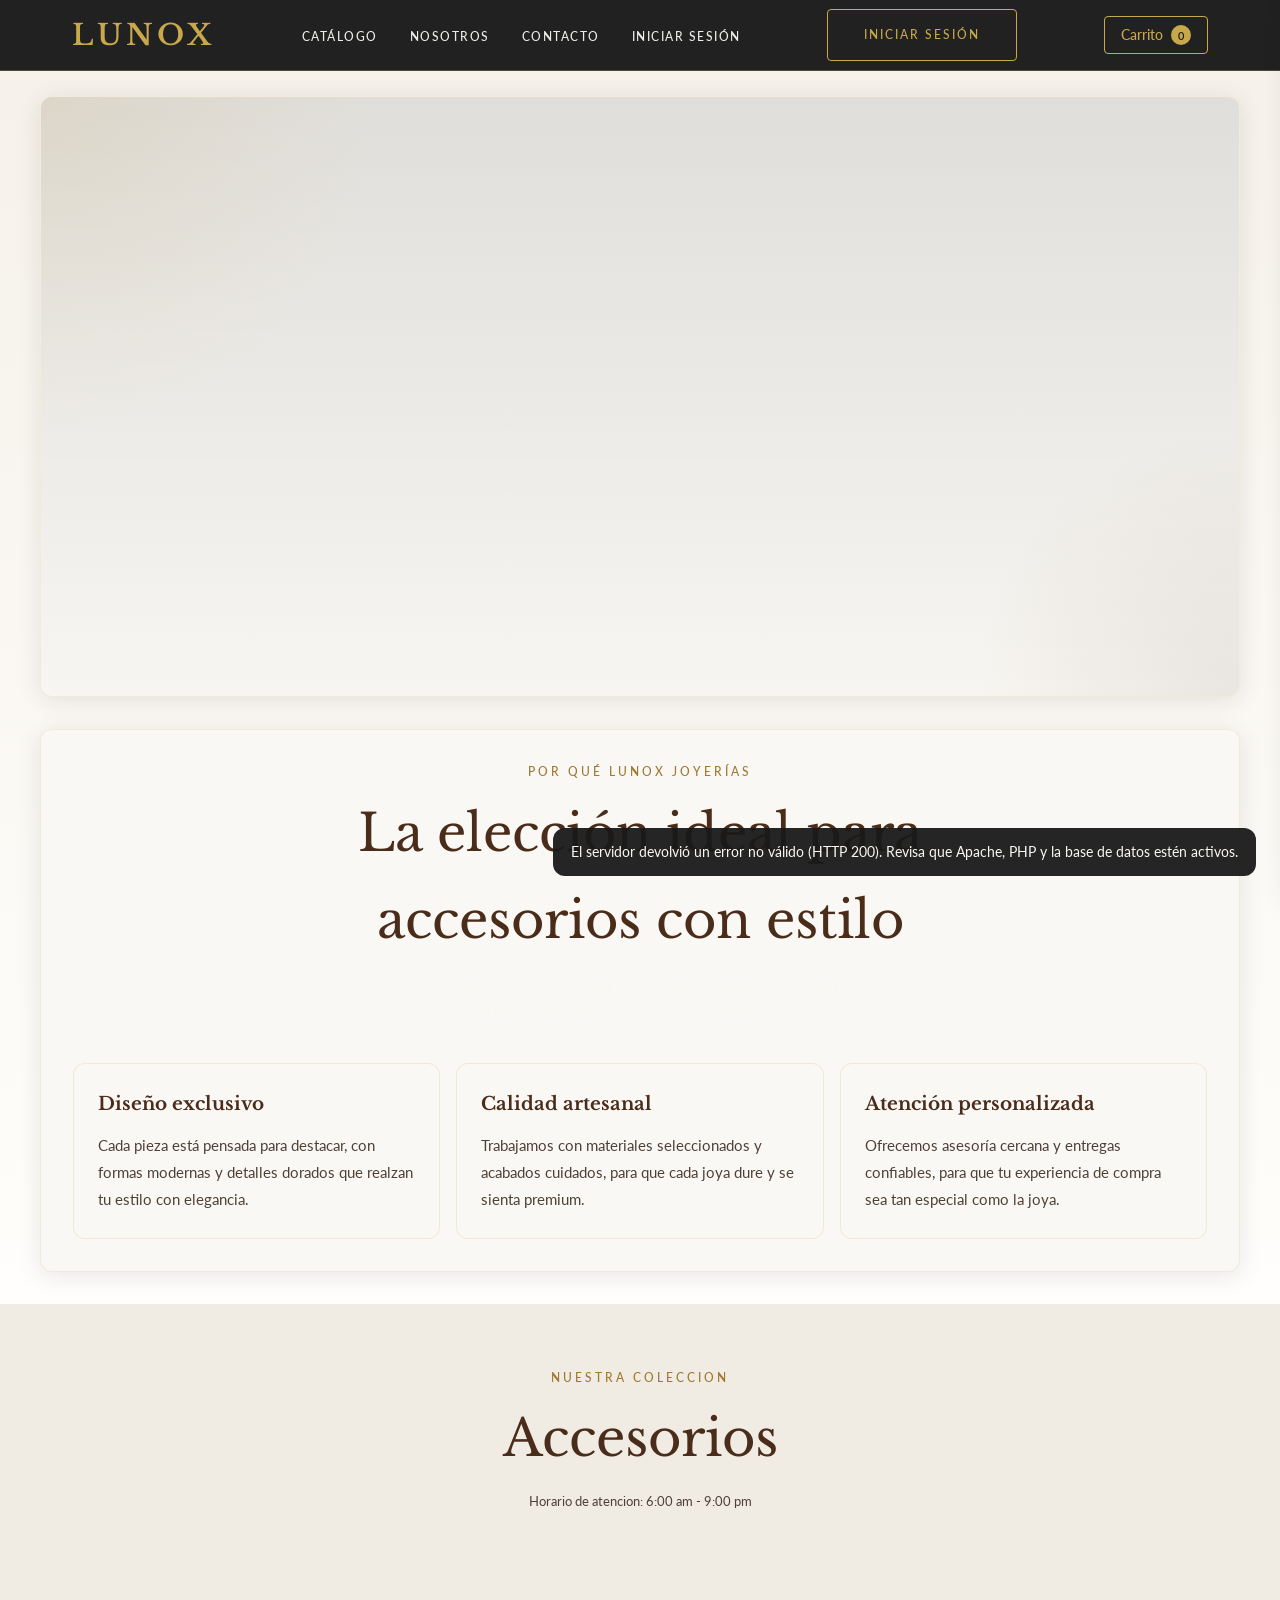
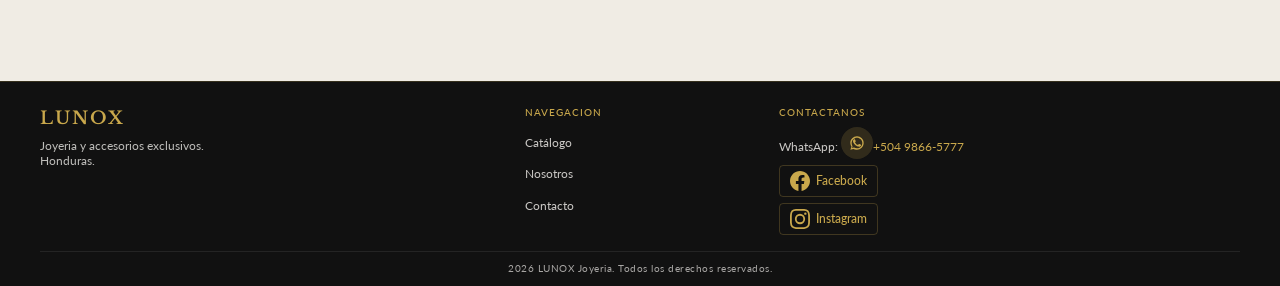
<file: index.html>
<!DOCTYPE html>
<html lang="es">

<head>
    <meta charset="UTF-8">
    <meta name="viewport" content="width=device-width, initial-scale=1.0">
    <title>LUNOX - Joyeria</title>
    <link rel="icon" type="image/svg+xml" href="imagenes/favicon.svg">
    <link rel="preconnect" href="https://fonts.googleapis.com">
    <link rel="preconnect" href="https://fonts.gstatic.com" crossorigin>
<link 
href="https://fonts.googleapis.com/css2?family=Libre+Baskerville:ital,wght@0,400;0,700;1,400&family=Lato:wght@300;400;700&display=swap" rel="stylesheet">
    <link rel="stylesheet" href="style.css">
</head>

<body>

    <header class="barra-nav">
        <div class="contenedor-nav">
            <a href="index.html" class="logo">LUNOX</a>
            <nav>
                <ul class="enlaces-nav">
                    <li><a href="index.html">Catálogo</a></li>
                    <li><a href="nosotros.html">Nosotros</a></li>
                    <li><a href="contacto.html">Contacto</a></li>
                    <li><a href="login.html">Iniciar sesión</a></li>
                </ul>
            </nav>
            <div class="estado-sesion" id="estadoSesion"></div>
            <button class="boton-carrito" id="botonCarrito" aria-label="Abrir carrito">
                Carrito <span class="contador-carrito" id="contadorCarrito">0</span>
            </button>
            <button class="boton-menu" id="botonMenu" aria-label="Menu">Menu</button>
        </div>
        <nav class="nav-movil" id="navMovil">
            <ul>
                <li><a href="index.html" onclick="cerrarMenu()">Catálogo</a></li>
                <li><a href="nosotros.html" onclick="cerrarMenu()">Nosotros</a></li>
                <li><a href="contacto.html" onclick="cerrarMenu()">Contacto</a></li>
                <li><a href="login.html" onclick="cerrarMenu()">Iniciar sesión</a></li>
            </ul>
        </nav>
    </header>


    <div class="fondo-carrito" id="fondoCarrito" onclick="cerrarCarrito()"></div>
    <aside class="panel-carrito" id="panelCarrito">
        <div class="encabezado-carrito">
            <h2>Tu Carrito</h2>
            <button onclick="cerrarCarrito()" class="boton-cerrar">X</button>
        </div>
        <div class="articulos-carrito" id="articulosCarrito">
            <p class="carrito-vacio">Tu carrito esta vacio</p>
        </div>
        <div class="pie-carrito" id="pieCarrito" style="display:none;">
            <div class="total-carrito">
                <span>Total:</span>
                <span id="totalCarrito">L. 0.00</span>
            </div>
            <div class="opciones-pago">
                <button class="boton-comprar" onclick="comprar()">Comprar</button>
            </div>
            <button class="boton-vaciar" onclick="vaciarCarrito()">Vaciar carrito</button>
        </div>
    </aside>


    <div class="fondo-modal" id="fondoModal" onclick="cerrarModal()"></div>
    <div class="panel-modal" id="panelModal">
        <button class="modal-cerrar" onclick="cerrarModal()">✕</button>
        <div class="modal-contenido" id="modalContenido"></div>
    </div>

    <section class="seccion-catalogo-intro">
        <div class="catalogo-intro-grid">
            <div class="catalogo-video-card">
                <div class="video-mockup">
                    <video class="video-real" src="imagenes/Joyas.mp4" autoplay muted loop playsinline></video>
                    <div class="video-overlay"></div>
                </div>
            </div>
            <div class="catalogo-razones">
                <div class="encabezado-seccion">
                    <p class="subtitulo-seccion">Por qué LUNOX Joyerías</p>
                    <h2>La elección ideal para accesorios con estilo</h2>
                    <p class="descripcion-hero">Descubre por qué nuestras piezas son valoradas por su diseño único, calidad artesanal y servicio cercano en cada compra.</p>
                </div>
                <div class="razones-grid">
                    <article class="razon-card">
                        <h3>Diseño exclusivo</h3>
                        <p>Cada pieza está pensada para destacar, con formas modernas y detalles dorados que realzan tu estilo con elegancia.</p>
                    </article>
                    <article class="razon-card">
                        <h3>Calidad artesanal</h3>
                        <p>Trabajamos con materiales seleccionados y acabados cuidados, para que cada joya dure y se sienta premium.</p>
                    </article>
                    <article class="razon-card">
                        <h3>Atención personalizada</h3>
                        <p>Ofrecemos asesoría cercana y entregas confiables, para que tu experiencia de compra sea tan especial como la joya.</p>
                    </article>
                </div>
            </div>
        </div>
    </section>

    <section class="seccion-productos" id="productos">
        <div class="encabezado-seccion">
            <p class="subtitulo-seccion">Nuestra coleccion</p>
            <h2>Accesorios</h2>
            <p class="horario">Horario de atencion: 6:00 am - 9:00 pm</p>
        </div>


        <div class="filtros-categoria" id="filtrosCategoria">

        </div>

        <div class="grilla-productos" id="grillaProductos"></div>
    </section>


    <footer class="pie-pagina">
        <div class="contenido-pie">
            <div class="marca-pie">
                <h3 class="logo-pie">LUNOX</h3>
                <p>Joyeria y accesorios exclusivos.<br>Honduras.</p>
            </div>
            <div class="enlaces-pie">
                <h4>Navegacion</h4>
                <ul>
                    <li><a href="index.html">Catálogo</a></li>
                    <li><a href="nosotros.html">Nosotros</a></li>
                    <li><a href="contacto.html">Contacto</a></li>
                </ul>
            </div>
            <div class="contacto-pie">
                <h4>Contactanos</h4>
                <p>WhatsApp: <a href="https://wa.me/50498665777" target="_blank"><span class="red-social-icon whatsapp-icon">
                        <svg width="16" height="16" viewBox="0 0 24 24" fill="none" xmlns="http://www.w3.org/2000/svg">
                            <path d="M12.004 2.002C6.478 2.002 2 6.48 2 12.006c0 2.107.657 4.06 1.786 5.694L2 22l4.454-1.153A9.99 9.99 0 0011.998 22c5.526 0 10.004-4.478 10.004-9.994S17.53 2.002 12.004 2.002zm0 18.028c-1.614 0-3.13-.44-4.45-1.203l-.317-.192-2.64.683.706-2.578-.206-.335A7.962 7.962 0 014.008 12.01c0-4.42 3.596-8.015 7.996-8.015 4.405 0 7.995 3.594 7.995 8.015 0 4.42-3.59 8.015-7.995 8.015z" fill="currentColor"/>
                            <path d="M17.472 14.382c-.297-.149-1.758-.867-2.03-.967-.273-.099-.472-.148-.672.149-.198.297-.767.966-.94 1.163-.173.198-.347.223-.644.075-.297-.149-1.255-.463-2.39-1.475-.883-.788-1.48-1.761-1.653-2.059-.173-.297-.018-.458.13-.606.134-.133.298-.347.447-.52.149-.174.198-.298.298-.497.099-.198.05-.372-.025-.521-.075-.149-.672-1.612-.92-2.21-.242-.579-.487-.5-.672-.51l-.573-.01c-.198 0-.52.075-.792.372s-1.04 1.016-1.04 2.479 1.065 2.876 1.213 3.074c.149.198 2.095 3.2 5.076 4.487.709.306 1.262.489 1.694.626.712.227 1.36.195 1.872.118.571-.085 1.758-.719 2.006-1.413.248-.695.248-1.29.173-1.413-.074-.123-.273-.198-.57-.347z" fill="currentColor"/>
                        </svg>
                    </span>+504 9866-5777</a></p>
                <div class="redes-sociales">
                    <a href="https://www.facebook.com/share/191Y7fTpYM/" class="red-social facebook" target="_blank" aria-label="Facebook">
                        <svg width="20" height="20" fill="currentColor" viewBox="0 0 24 24">
                            <path
                                d="M24 12.073c0-6.627-5.373-12-12-12s-12 5.373-12 12c0 5.99 4.388 10.954 10.125 11.854v-8.385H7.078v-3.47h3.047V9.43c0-3.007 1.792-4.669 4.533-4.669 1.312 0 2.686.235 2.686.235v2.953H15.83c-1.491 0-1.956.925-1.956 1.874v2.25h3.328l-.532 3.47h-2.796v8.385C19.612 23.027 24 18.062 24 12.073z" />
                        </svg>
                        Facebook
                    </a>
                    <a href="https://www.instagram.com/lunoxaccesorios?igsh=MWk3NGpuY2ZsdWJq" class="red-social instagram" target="_blank" aria-label="Instagram">
                        <svg width="20" height="20" fill="currentColor" viewBox="0 0 24 24">
                            <path
                                d="M12 2.163c3.204 0 3.584.012 4.85.07 3.252.148 4.771 1.691 4.919 4.919.058 1.265.069 1.645.069 4.849 0 3.205-.012 3.584-.069 4.849-.149 3.225-1.664 4.771-4.919 4.919-1.266.058-1.644.07-4.85.07-3.204 0-3.584-.012-4.849-.07-3.26-.149-4.771-1.699-4.919-4.92-.058-1.265-.07-1.644-.07-4.849 0-3.204.013-3.583.07-4.849.149-3.227 1.664-4.771 4.919-4.919 1.266-.057 1.645-.069 4.849-.069zM12 0C8.741 0 8.333.014 7.053.072 2.695.272.273 2.69.073 7.052.014 8.333 0 8.741 0 12c0 3.259.014 3.668.072 4.948.2 4.358 2.618 6.78 6.98 6.98C8.333 23.986 8.741 24 12 24c3.259 0 3.668-.014 4.948-.072 4.354-.2 6.782-2.618 6.979-6.98.059-1.28.073-1.689.073-4.948 0-3.259-.014-3.667-.072-4.947-.196-4.354-2.617-6.78-6.979-6.98C15.668.014 15.259 0 12 0zm0 5.838a6.162 6.162 0 100 12.324 6.162 6.162 0 000-12.324zM12 16a4 4 0 110-8 4 4 0 010 8zm6.406-11.845a1.44 1.44 0 100 2.881 1.44 1.44 0 000-2.881z" />
                        </svg>
                        Instagram
                    </a>
                </div>
            </div>
        </div>
        <div class="fondo-pie">
            <p>2026 LUNOX Joyeria. Todos los derechos reservados.</p>
        </div>
    </footer>

    <script src="script.js" defer></script>

</body>

</html>
</file>
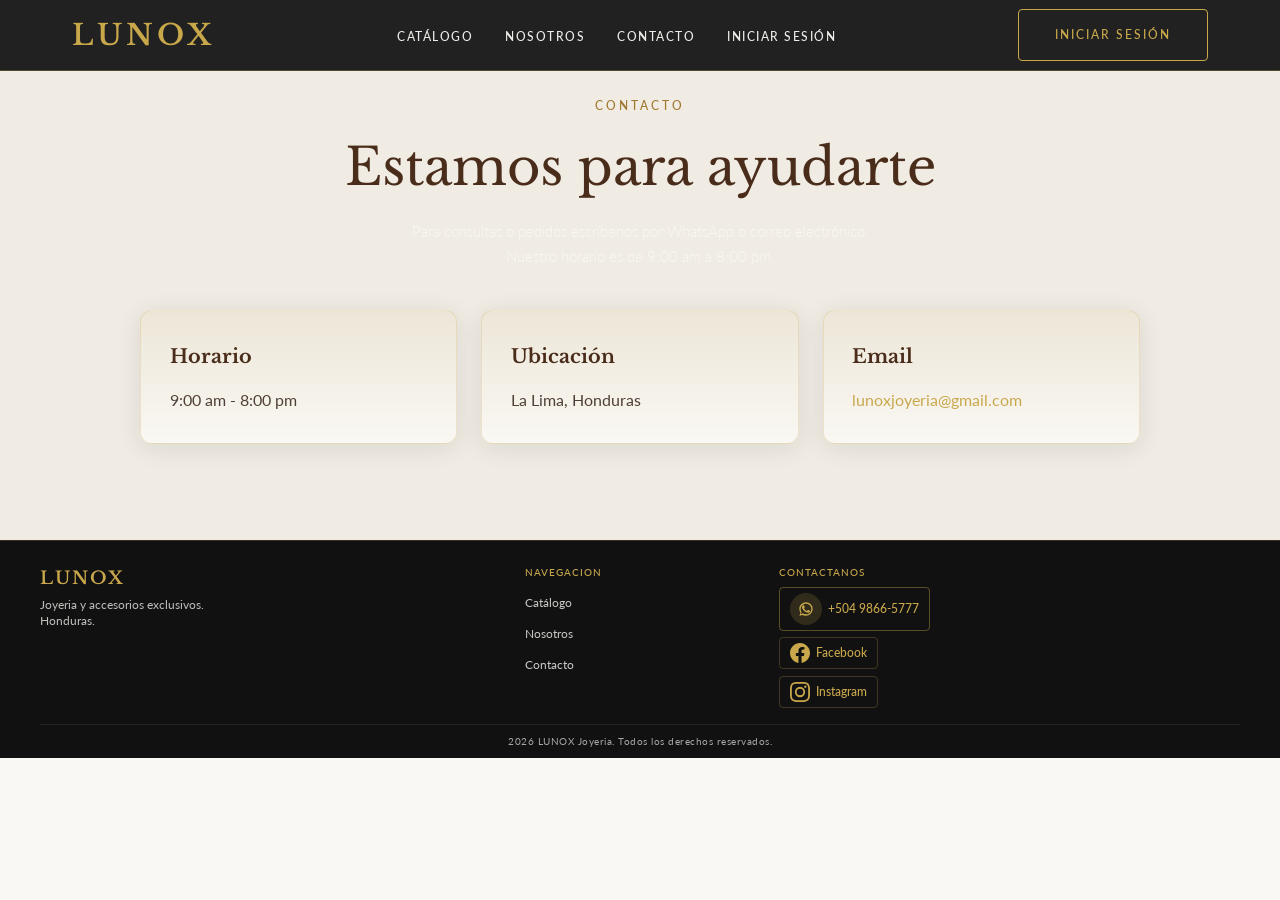
<file: contacto.html>
<!DOCTYPE html>
<html lang="es">

<head>
    <meta charset="UTF-8">
    <meta name="viewport" content="width=device-width, initial-scale=1.0">
    <title>LUNOX - Contacto</title>
    <link rel="icon" type="image/svg+xml" href="imagenes/favicon.svg">
    <link rel="preconnect" href="https://fonts.googleapis.com">
    <link rel="preconnect" href="https://fonts.gstatic.com" crossorigin>
    <link href="https://fonts.googleapis.com/css2?family=Libre+Baskerville:ital,wght@0,400;0,700;1,400&family=Lato:wght@300;400;700&display=swap" rel="stylesheet">
    <link rel="stylesheet" href="style.css">
</head>

<body>
    <header class="barra-nav">
        <div class="contenedor-nav">
            <a href="index.html" class="logo">LUNOX</a>
            <nav>
                <ul class="enlaces-nav">
                    <li><a href="index.html">Catálogo</a></li>
                    <li><a href="nosotros.html">Nosotros</a></li>
                    <li><a href="contacto.html">Contacto</a></li>
                    <li><a href="login.html">Iniciar sesión</a></li>
                </ul>
            </nav>
            <div class="estado-sesion" id="estadoSesion"></div>
            <button class="boton-menu" id="botonMenu" aria-label="Menu">Menu</button>
        </div>
        <nav class="nav-movil" id="navMovil">
            <ul>
                <li><a href="index.html" onclick="cerrarMenu()">Catálogo</a></li>
                <li><a href="nosotros.html" onclick="cerrarMenu()">Nosotros</a></li>
                <li><a href="contacto.html" onclick="cerrarMenu()">Contacto</a></li>
                <li><a href="login.html" onclick="cerrarMenu()">Iniciar sesión</a></li>
            </ul>
        </nav>
    </header>

    <main class="seccion-contacto">
        <div class="encabezado-seccion">
            <p class="subtitulo-seccion">Contacto</p>
            <h2>Estamos para ayudarte</h2>
            <p class="descripcion-hero">Para consultas o pedidos escríbenos por WhatsApp o correo electrónico. Nuestro horario es de 9:00 am a 8:00 pm.</p>
        </div>
        <div class="contacto-grid">
            <article class="contacto-card">
                <h3>Horario</h3>
                <p>9:00 am - 8:00 pm</p>
            </article>
            <article class="contacto-card">
                <h3>Ubicación</h3>
                <p>La Lima, Honduras</p>
            </article>
            <article class="contacto-card">
                <h3>Email</h3>
                <p><a href="mailto:lunoxjoyeria@gmail.com">lunoxjoyeria@gmail.com</a></p>
            </article>
        </div>
    </main>

    <footer class="pie-pagina">
        <div class="contenido-pie">
            <div class="marca-pie">
                <h3 class="logo-pie">LUNOX</h3>
                <p>Joyeria y accesorios exclusivos.<br>Honduras.</p>
            </div>
            <div class="enlaces-pie">
                <h4>Navegacion</h4>
                <ul>
                    <li><a href="index.html">Catálogo</a></li>
                    <li><a href="nosotros.html">Nosotros</a></li>
                    <li><a href="contacto.html">Contacto</a></li>
                </ul>
            </div>
            <div class="contacto-pie">
                <h4>Contactanos</h4>
                <div class="redes-sociales">
                    <a href="https://wa.me/50498665777" class="red-social whatsapp" target="_blank" aria-label="WhatsApp">
                        <span class="red-social-icon whatsapp-icon">
                            <svg width="16" height="16" viewBox="0 0 24 24" fill="none" xmlns="http://www.w3.org/2000/svg">
                                <path d="M12.004 2.002C6.478 2.002 2 6.48 2 12.006c0 2.107.657 4.06 1.786 5.694L2 22l4.454-1.153A9.99 9.99 0 0011.998 22c5.526 0 10.004-4.478 10.004-9.994S17.53 2.002 12.004 2.002zm0 18.028c-1.614 0-3.13-.44-4.45-1.203l-.317-.192-2.64.683.706-2.578-.206-.335A7.962 7.962 0 014.008 12.01c0-4.42 3.596-8.015 7.996-8.015 4.405 0 7.995 3.594 7.995 8.015 0 4.42-3.59 8.015-7.995 8.015z" fill="currentColor"/>
                                <path d="M17.472 14.382c-.297-.149-1.758-.867-2.03-.967-.273-.099-.472-.148-.672.149-.198.297-.767.966-.94 1.163-.173.198-.347.223-.644.075-.297-.149-1.255-.463-2.39-1.475-.883-.788-1.48-1.761-1.653-2.059-.173-.297-.018-.458.13-.606.134-.133.298-.347.447-.52.149-.174.198-.298.298-.497.099-.198.05-.372-.025-.521-.075-.149-.672-1.612-.92-2.21-.242-.579-.487-.5-.672-.51l-.573-.01c-.198 0-.52.075-.792.372s-1.04 1.016-1.04 2.479 1.065 2.876 1.213 3.074c.149.198 2.095 3.2 5.076 4.487.709.306 1.262.489 1.694.626.712.227 1.36.195 1.872.118.571-.085 1.758-.719 2.006-1.413.248-.695.248-1.29.173-1.413-.074-.123-.273-.198-.57-.347z" fill="currentColor"/>
                            </svg>
                        </span>
                        +504 9866-5777
                    </a>
                    <a href="https://www.facebook.com/share/191Y7fTpYM/" class="red-social facebook" target="_blank" aria-label="Facebook">
                        <svg width="20" height="20" fill="currentColor" viewBox="0 0 24 24">
                            <path d="M24 12.073c0-6.627-5.373-12-12-12s-12 5.373-12 12c0 5.99 4.388 10.954 10.125 11.854v-8.385H7.078v-3.47h3.047V9.43c0-3.007 1.792-4.669 4.533-4.669 1.312 0 2.686.235 2.686.235v2.953H15.83c-1.491 0-1.956.925-1.956 1.874v2.25h3.328l-.532 3.47h-2.796v8.385C19.612 23.027 24 18.062 24 12.073z" />
                        </svg>
                        Facebook
                    </a>
                    <a href="https://www.instagram.com/lunoxaccesorios?igsh=MWk3NGpuY2ZsdWJq" class="red-social instagram" target="_blank" aria-label="Instagram">
                        <svg width="20" height="20" fill="currentColor" viewBox="0 0 24 24">
                            <path d="M12 2.163c3.204 0 3.584.012 4.85.07 3.252.148 4.771 1.691 4.919 4.919.058 1.265.069 1.645.069 4.849 0 3.205-.012 3.584-.069 4.849-.149 3.225-1.664 4.771-4.919 4.919-1.266.058-1.644.07-4.85.07-3.204 0-3.584-.012-4.849-.07-3.26-.149-4.771-1.699-4.919-4.92-.058-1.265-.07-1.644-.07-4.849 0-3.204.013-3.583.07-4.849.149-3.227 1.664-4.771 4.919-4.919 1.266-.057 1.645-.069 4.849-.069zM12 0C8.741 0 8.333.014 7.053.072 2.695.272.273 2.69.073 7.052.014 8.333 0 8.741 0 12c0 3.259.014 3.668.072 4.948.2 4.358 2.618 6.78 6.98 6.98C8.333 23.986 8.741 24 12 24c3.259 0 3.668-.014 4.948-.072 4.354-.2 6.782-2.618 6.979-6.98.059-1.28.073-1.689.073-4.948 0-3.259-.014-3.667-.072-4.947-.196-4.354-2.617-6.78-6.979-6.98C15.668.014 15.259 0 12 0zM12 5.838a6.162 6.162 0 100 12.324 6.162 6.162 0 000-12.324zM12 16a4 4 0 110-8 4 4 0 010 8zm6.406-11.845a1.44 1.44 0 100 2.881 1.44 1.44 0 000-2.881z" />
                        </svg>
                        Instagram
                    </a>
                </div>
            </div>
        </div>
        <div class="fondo-pie">
            <p>2026 LUNOX Joyeria. Todos los derechos reservados.</p>
        </div>
    </footer>

    <script src="script.js" defer></script>
</body>

</html>
</file>
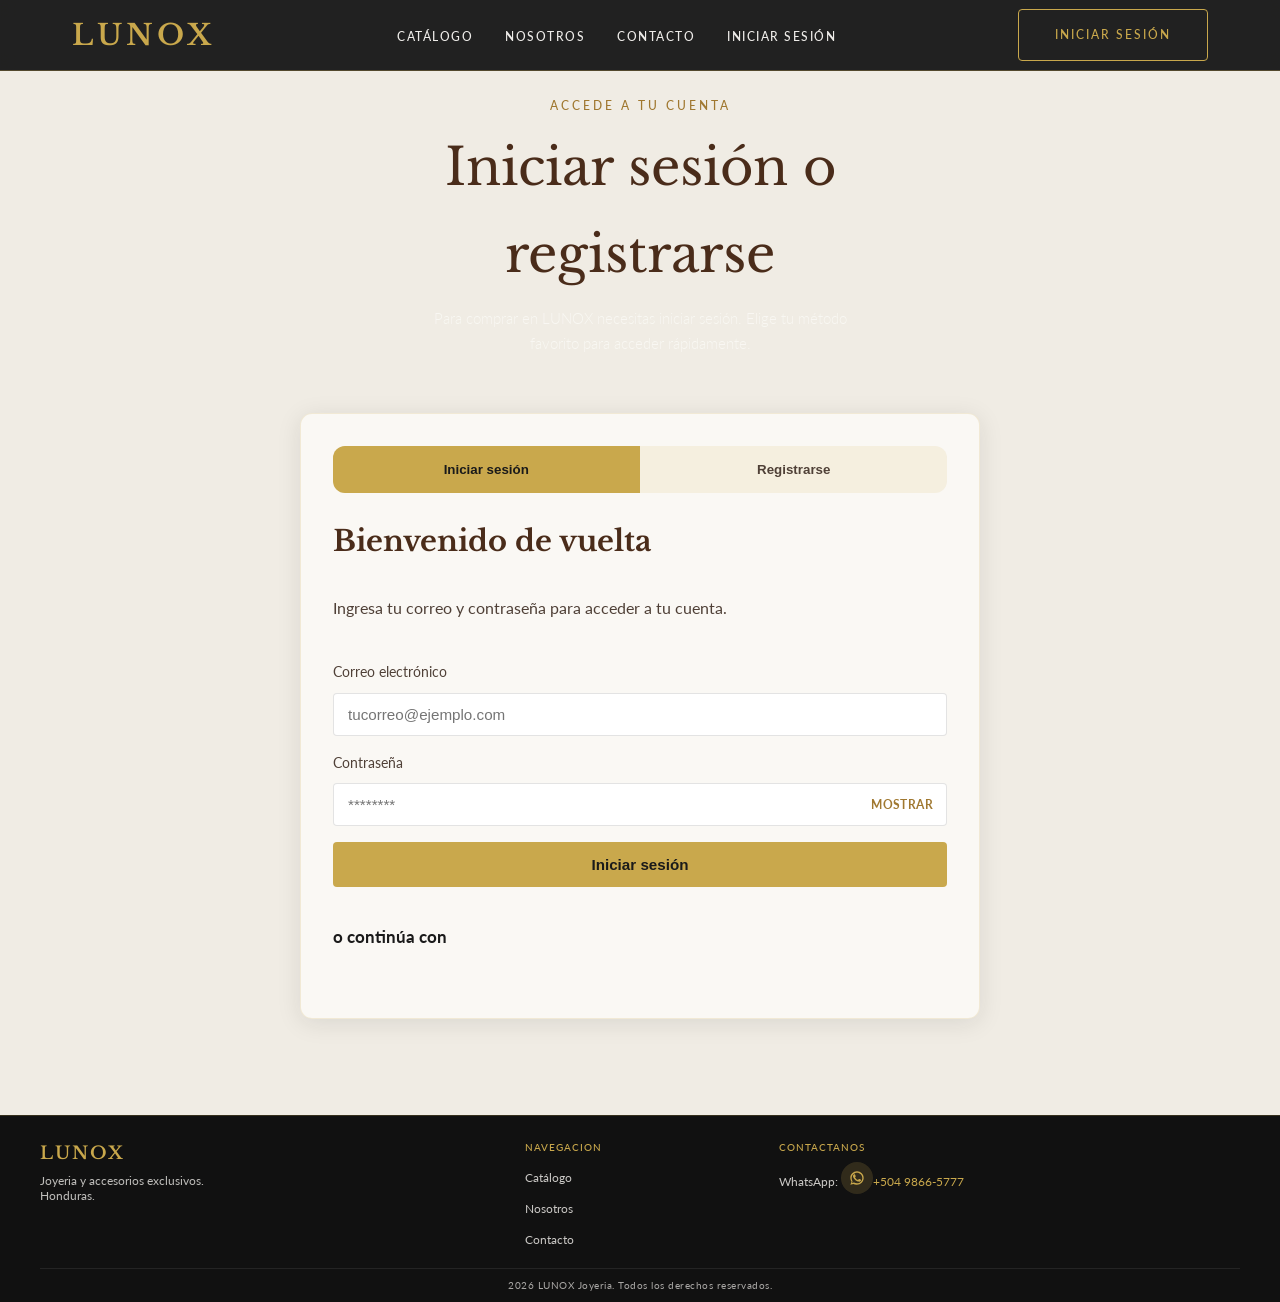
<file: login.html>
<!DOCTYPE html>
<html lang="es">

<head>
    <meta charset="UTF-8">
    <meta name="viewport" content="width=device-width, initial-scale=1.0">
    <title>LUNOX - Iniciar sesión</title>
    <link rel="icon" type="image/svg+xml" href="imagenes/favicon.svg">
    <link rel="preconnect" href="https://fonts.googleapis.com">
    <link rel="preconnect" href="https://fonts.gstatic.com" crossorigin>
    <link href="https://fonts.googleapis.com/css2?family=Libre+Baskerville:ital,wght@0,400;0,700;1,400&family=Lato:wght@300;400;700&display=swap" rel="stylesheet">
    <link rel="stylesheet" href="style.css">
    <script src="https://accounts.google.com/gsi/client" async defer></script>
</head>

<body>
    <header class="barra-nav">
        <div class="contenedor-nav">
            <a href="index.html" class="logo">LUNOX</a>
            <nav>
                <ul class="enlaces-nav">
                    <li><a href="index.html">Catálogo</a></li>
                    <li><a href="nosotros.html">Nosotros</a></li>
                    <li><a href="contacto.html">Contacto</a></li>
                    <li><a href="login.html">Iniciar sesión</a></li>
                </ul>
            </nav>
            <div class="estado-sesion" id="estadoSesion"></div>
            <button class="boton-menu" id="botonMenu" aria-label="Menu">Menu</button>
        </div>
        <nav class="nav-movil" id="navMovil">
            <ul>
                <li><a href="index.html" onclick="cerrarMenu()">Catálogo</a></li>
                <li><a href="nosotros.html" onclick="cerrarMenu()">Nosotros</a></li>
                <li><a href="contacto.html" onclick="cerrarMenu()">Contacto</a></li>
                <li><a href="login.html" onclick="cerrarMenu()">Iniciar sesión</a></li>
            </ul>
        </nav>
    </header>

    <main class="seccion-contacto">
        <div class="encabezado-seccion">
            <p class="subtitulo-seccion">Accede a tu cuenta</p>
            <h2>Iniciar sesión o registrarse</h2>
            <p class="descripcion-hero">Para comprar en LUNOX necesitas iniciar sesión. Elige tu método favorito para acceder rápidamente.</p>
        </div>
        <section class="login-contenedor">
            <div class="tarjeta-login">
                <div class="tabs">
                    <button type="button" class="tab tab-activa" data-tab="login">Iniciar sesión</button>
                    <button type="button" class="tab" data-tab="register">Registrarse</button>
                </div>

                <div id="panelLogin" class="formulario-login activo">
                    <h3>Bienvenido de vuelta</h3>
                    <p>Ingresa tu correo y contraseña para acceder a tu cuenta.</p>
                    <form id="formLogin">
                        <div class="campo-formulario">
                            <label for="loginEmail">Correo electrónico</label>
                            <input type="email" id="loginEmail" placeholder="tucorreo@ejemplo.com" autocomplete="email" required>
                        </div>
                        <div class="campo-formulario">
                            <label for="loginPassword">Contraseña</label>
                            <div class="campo-password">
                                <input type="password" id="loginPassword" placeholder="********" autocomplete="current-password" required>
                                <button type="button" class="boton-mostrar-password" data-target="loginPassword" aria-label="Mostrar contraseña">Mostrar</button>
                            </div>
                        </div>
                        <button type="submit" class="boton-primario">Iniciar sesión</button>
                    </form>
                    <div class="separador-login"><span>o continúa con</span></div>
                    <div id="googleLogin" class="google-login"></div>
                </div>

                <div id="panelRegister" class="formulario-login">
                    <h3>Crear nueva cuenta</h3>
                    <p>Regístrate fácilmente y empieza a explorar nuestra colección.</p>
                    <form id="formRegister">
                        <div class="campo-formulario">
                            <label for="registerNombre">Nombre completo</label>
                            <input type="text" id="registerNombre" placeholder="Tu nombre completo" autocomplete="name" required>
                        </div>
                        <div class="campo-formulario">
                            <label for="registerEmail">Correo electrónico</label>
                            <input type="email" id="registerEmail" placeholder="tucorreo@ejemplo.com" autocomplete="email" required>
                        </div>
                        <div class="campo-formulario">
                            <label for="registerPassword">Contraseña</label>
                            <div class="campo-password">
                                <input type="password" id="registerPassword" placeholder="********" minlength="8" autocomplete="new-password" required>
                                <button type="button" class="boton-mostrar-password" data-target="registerPassword" aria-label="Mostrar contraseña">Mostrar</button>
                            </div>
                            <ul class="fortaleza-password" id="fortalezaPassword">
                                <li data-regla="longitud">Al menos 8 caracteres</li>
                                <li data-regla="mayuscula">Una letra mayúscula</li>
                                <li data-regla="minuscula">Una letra minúscula</li>
                                <li data-regla="numero">Un número</li>
                            </ul>
                        </div>
                        <div class="campo-formulario">
                            <label for="registerPasswordConfirm">Confirmar contraseña</label>
                            <div class="campo-password">
                                <input type="password" id="registerPasswordConfirm" placeholder="********" autocomplete="new-password" required>
                                <button type="button" class="boton-mostrar-password" data-target="registerPasswordConfirm" aria-label="Mostrar contraseña">Mostrar</button>
                            </div>
                        </div>
                        <button type="submit" class="boton-primario">Registrarse</button>
                    </form>
                    <div class="separador-login"><span>o regístrate con</span></div>
                    <div id="googleRegistro" class="google-login"></div>
                </div>
            </div>
        </section>
    </main>

    <footer class="pie-pagina">
        <div class="contenido-pie">
            <div class="marca-pie">
                <h3 class="logo-pie">LUNOX</h3>
                <p>Joyeria y accesorios exclusivos.<br>Honduras.</p>
            </div>
            <div class="enlaces-pie">
                <h4>Navegacion</h4>
                <ul>
                    <li><a href="index.html">Catálogo</a></li>
                    <li><a href="nosotros.html">Nosotros</a></li>
                    <li><a href="contacto.html">Contacto</a></li>
                </ul>
            </div>
            <div class="contacto-pie">
                <h4>Contactanos</h4>
                <p>WhatsApp: <a href="https://wa.me/50498665777" target="_blank"><span class="red-social-icon whatsapp-icon">
                        <svg width="16" height="16" viewBox="0 0 24 24" fill="none" xmlns="http://www.w3.org/2000/svg">
                            <path d="M12.004 2.002C6.478 2.002 2 6.48 2 12.006c0 2.107.657 4.06 1.786 5.694L2 22l4.454-1.153A9.99 9.99 0 0011.998 22c5.526 0 10.004-4.478 10.004-9.994S17.53 2.002 12.004 2.002zm0 18.028c-1.614 0-3.13-.44-4.45-1.203l-.317-.192-2.64.683.706-2.578-.206-.335A7.962 7.962 0 014.008 12.01c0-4.42 3.596-8.015 7.996-8.015 4.405 0 7.995 3.594 7.995 8.015 0 4.42-3.59 8.015-7.995 8.015z" fill="currentColor"/>
                            <path d="M17.472 14.382c-.297-.149-1.758-.867-2.03-.967-.273-.099-.472-.148-.672.149-.198.297-.767.966-.94 1.163-.173.198-.347.223-.644.075-.297-.149-1.255-.463-2.39-1.475-.883-.788-1.48-1.761-1.653-2.059-.173-.297-.018-.458.13-.606.134-.133.298-.347.447-.52.149-.174.198-.298.298-.497.099-.198.05-.372-.025-.521-.075-.149-.672-1.612-.92-2.21-.242-.579-.487-.5-.672-.51l-.573-.01c-.198 0-.52.075-.792.372s-1.04 1.016-1.04 2.479 1.065 2.876 1.213 3.074c.149.198 2.095 3.2 5.076 4.487.709.306 1.262.489 1.694.626.712.227 1.36.195 1.872.118.571-.085 1.758-.719 2.006-1.413.248-.695.248-1.29.173-1.413-.074-.123-.273-.198-.57-.347z" fill="currentColor"/>
                        </svg>
                    </span>+504 9866-5777</a></p>
            </div>
        </div>
        <div class="fondo-pie">
            <p>2026 LUNOX Joyeria. Todos los derechos reservados.</p>
        </div>
    </footer>

    <script src="script.js" defer></script>
</body>

</html>
</file>
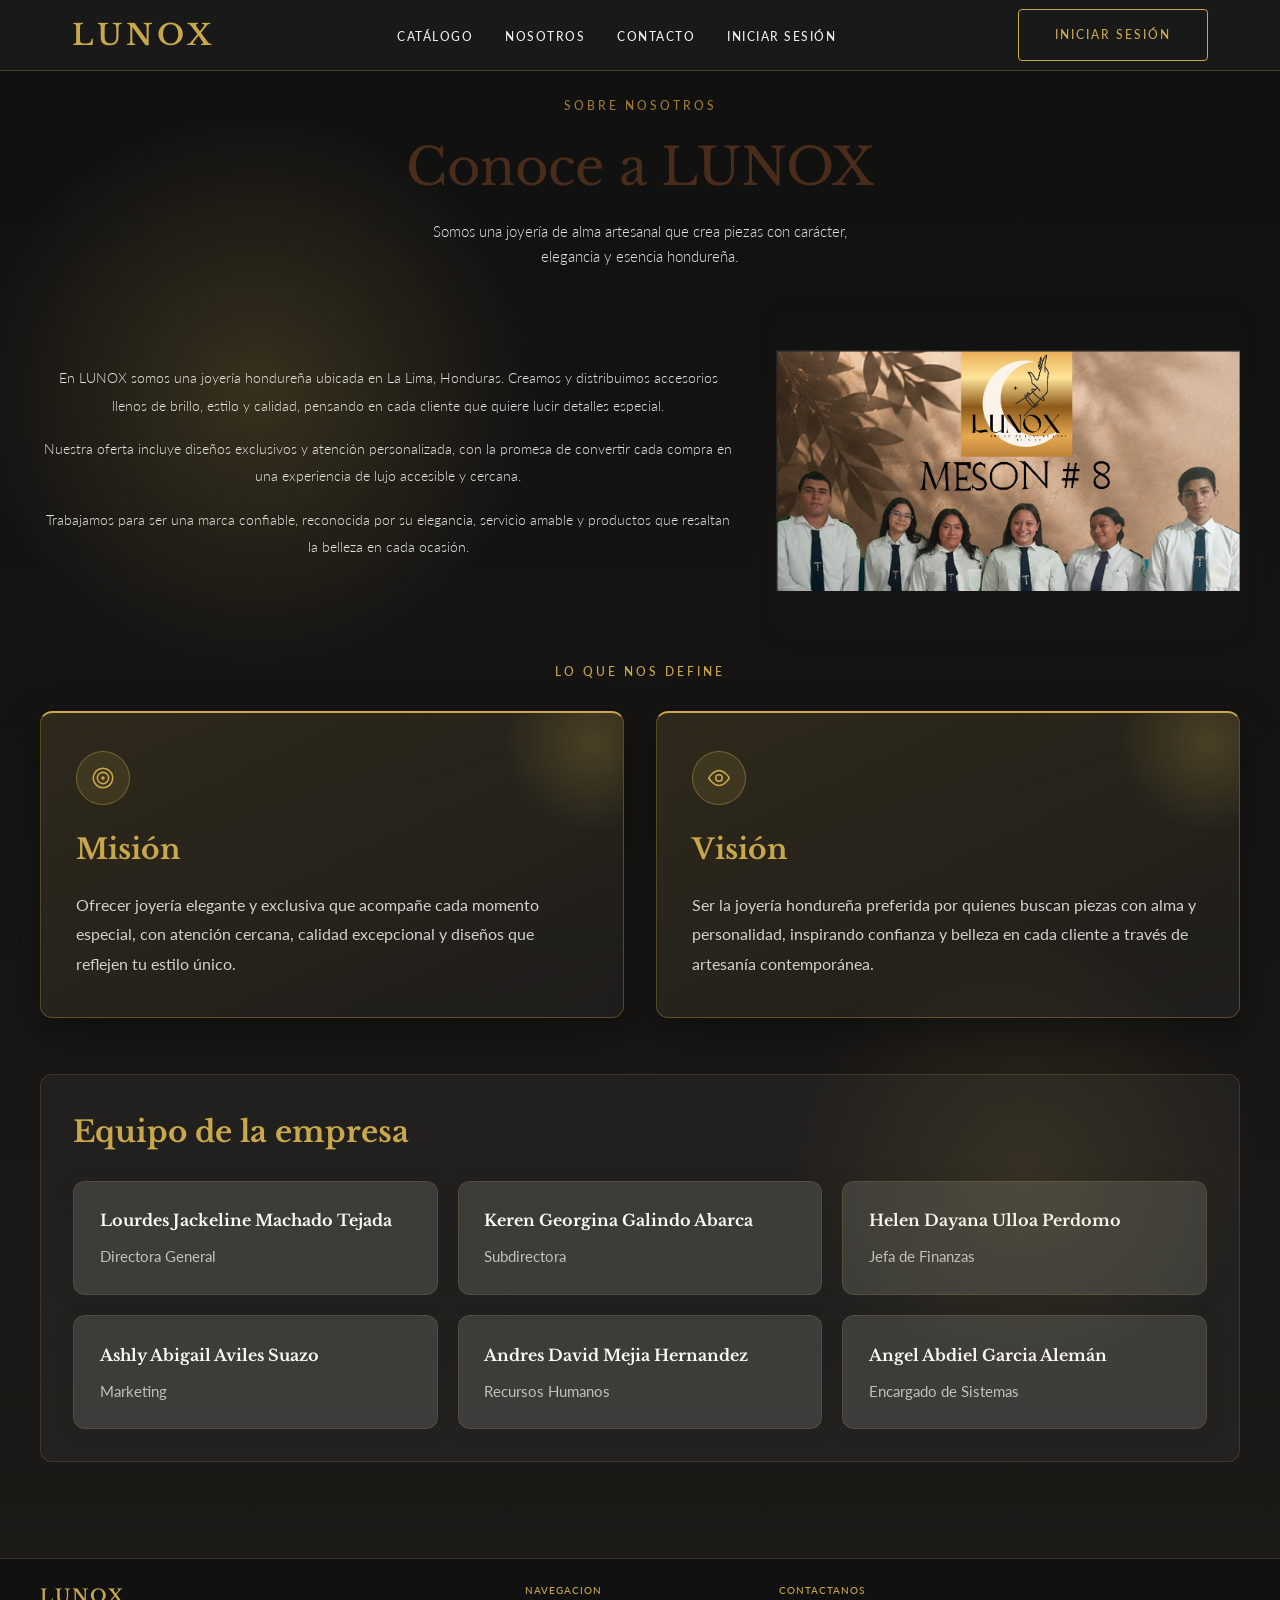
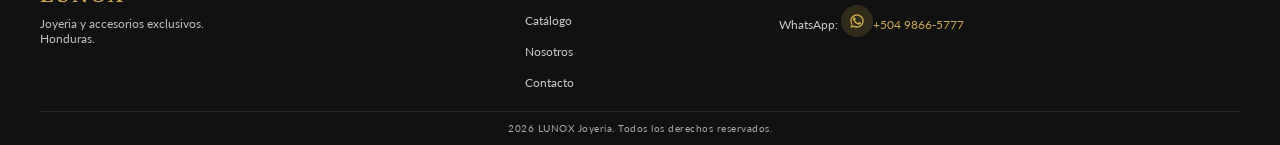
<file: nosotros.html>
<!DOCTYPE html>
<html lang="es">

<head>
    <meta charset="UTF-8">
    <meta name="viewport" content="width=device-width, initial-scale=1.0">
    <title>LUNOX - Nosotros</title>
    <link rel="icon" type="image/svg+xml" href="imagenes/favicon.svg">
    <link rel="preconnect" href="https://fonts.googleapis.com">
    <link rel="preconnect" href="https://fonts.gstatic.com" crossorigin>
    <link href="https://fonts.googleapis.com/css2?family=Libre+Baskerville:ital,wght@0,400;0,700;1,400&family=Lato:wght@300;400;700&display=swap" rel="stylesheet">
    <link rel="stylesheet" href="style.css">
</head>

<body>
    <header class="barra-nav">
        <div class="contenedor-nav">
            <a href="index.html" class="logo">LUNOX</a>
            <nav>
                <ul class="enlaces-nav">
                    <li><a href="index.html">Catálogo</a></li>
                    <li><a href="nosotros.html">Nosotros</a></li>
                    <li><a href="contacto.html">Contacto</a></li>
                    <li><a href="login.html">Iniciar sesión</a></li>
                </ul>
            </nav>
            <div class="estado-sesion" id="estadoSesion"></div>
            <button class="boton-menu" id="botonMenu" aria-label="Menu">Menu</button>
        </div>
        <nav class="nav-movil" id="navMovil">
            <ul>
                <li><a href="index.html" onclick="cerrarMenu()">Catálogo</a></li>
                <li><a href="nosotros.html" onclick="cerrarMenu()">Nosotros</a></li>
                <li><a href="contacto.html" onclick="cerrarMenu()">Contacto</a></li>
                <li><a href="login.html" onclick="cerrarMenu()">Iniciar sesión</a></li>
            </ul>
        </nav>
    </header>

    <main class="seccion-nosotros">
        <div class="encabezado-seccion">
            <p class="subtitulo-seccion">Sobre Nosotros</p>
            <h2>Conoce a LUNOX</h2>
            <p class="descripcion-hero">Somos una joyería de alma artesanal que crea piezas con carácter, elegancia y esencia hondureña.</p>
        </div>
        <div class="contenedor-nosotros">
            <div class="texto-nosotros texto-nosotros-centrado">
                <p>En LUNOX somos una joyería hondureña ubicada en La Lima, Honduras. Creamos y distribuimos accesorios llenos de brillo, estilo y calidad, pensando en cada cliente que quiere lucir detalles especial.</p>
                <p>Nuestra oferta incluye diseños exclusivos y atención personalizada, con la promesa de convertir cada compra en una experiencia de lujo accesible y cercana.</p>
                <p>Trabajamos para ser una marca confiable, reconocida por su elegancia, servicio amable y productos que resaltan la belleza en cada ocasión.</p>
            </div>
            <div class="imagen-nosotros">
                <img src="imagenes/Meson.png" alt="Mesón LUNOX" loading="lazy">
            </div>
        </div>
        <p class="valores-eyebrow">Lo que nos define</p>
        <div class="contenedor-mision-vision">
            <article class="tarjeta-mision">
                <span class="icono-valor">
                    <svg width="26" height="26" viewBox="0 0 24 24" fill="none" xmlns="http://www.w3.org/2000/svg">
                        <circle cx="12" cy="12" r="9" stroke="currentColor" stroke-width="1.4"/>
                        <circle cx="12" cy="12" r="5.2" stroke="currentColor" stroke-width="1.4"/>
                        <circle cx="12" cy="12" r="1.6" fill="currentColor"/>
                    </svg>
                </span>
                <h3>Misión</h3>
                <p>Ofrecer joyería elegante y exclusiva que acompañe cada momento especial, con atención cercana, calidad excepcional y diseños que reflejen tu estilo único.</p>
            </article>
            <article class="tarjeta-vision">
                <span class="icono-valor">
                    <svg width="26" height="26" viewBox="0 0 24 24" fill="none" xmlns="http://www.w3.org/2000/svg">
                        <path d="M2.5 12S6.5 5 12 5s9.5 7 9.5 7-4 7-9.5 7-9.5-7-9.5-7z" stroke="currentColor" stroke-width="1.4" stroke-linejoin="round"/>
                        <circle cx="12" cy="12" r="3" stroke="currentColor" stroke-width="1.4"/>
                    </svg>
                </span>
                <h3>Visión</h3>
                <p>Ser la joyería hondureña preferida por quienes buscan piezas con alma y personalidad, inspirando confianza y belleza en cada cliente a través de artesanía contemporánea.</p>
            </article>
        </div>
        <div class="integrantes">
            <h3>Equipo de la empresa</h3>
            <div class="equipo-cards">
                <article class="equipo-card">
                    <strong class="equipo-nombre">Lourdes Jackeline Machado Tejada</strong>
                    <span class="equipo-cargo">Directora General</span>
                </article>
                <article class="equipo-card">
                    <strong class="equipo-nombre">Keren Georgina Galindo Abarca</strong>
                    <span class="equipo-cargo">Subdirectora</span>
                </article>
                <article class="equipo-card">
                    <strong class="equipo-nombre">Helen Dayana Ulloa Perdomo</strong>
                    <span class="equipo-cargo">Jefa de Finanzas</span>
                </article>
                <article class="equipo-card">
                    <strong class="equipo-nombre">Ashly Abigail Aviles Suazo</strong>
                    <span class="equipo-cargo">Marketing</span>
                </article>
                <article class="equipo-card">
                    <strong class="equipo-nombre">Andres David Mejia Hernandez</strong>
                    <span class="equipo-cargo">Recursos Humanos</span>
                </article>
                <article class="equipo-card">
                    <strong class="equipo-nombre">Angel Abdiel Garcia Alemán</strong>
                    <span class="equipo-cargo">Encargado de Sistemas</span>
                </article>
            </div>
        </div>
    </main>

    <footer class="pie-pagina">
        <div class="contenido-pie">
            <div class="marca-pie">
                <h3 class="logo-pie">LUNOX</h3>
                <p>Joyeria y accesorios exclusivos.<br>Honduras.</p>
            </div>
            <div class="enlaces-pie">
                <h4>Navegacion</h4>
                <ul>
                    <li><a href="index.html">Catálogo</a></li>
                    <li><a href="nosotros.html">Nosotros</a></li>
                    <li><a href="contacto.html">Contacto</a></li>
                </ul>
            </div>
            <div class="contacto-pie">
                <h4>Contactanos</h4>
                <p>WhatsApp: <a href="https://wa.me/50498665777" target="_blank"><span class="red-social-icon whatsapp-icon">
                        <svg width="16" height="16" viewBox="0 0 24 24" fill="none" xmlns="http://www.w3.org/2000/svg">
                            <path d="M12.004 2.002C6.478 2.002 2 6.48 2 12.006c0 2.107.657 4.06 1.786 5.694L2 22l4.454-1.153A9.99 9.99 0 0011.998 22c5.526 0 10.004-4.478 10.004-9.994S17.53 2.002 12.004 2.002zm0 18.028c-1.614 0-3.13-.44-4.45-1.203l-.317-.192-2.64.683.706-2.578-.206-.335A7.962 7.962 0 014.008 12.01c0-4.42 3.596-8.015 7.996-8.015 4.405 0 7.995 3.594 7.995 8.015 0 4.42-3.59 8.015-7.995 8.015z" fill="currentColor"/>
                            <path d="M17.472 14.382c-.297-.149-1.758-.867-2.03-.967-.273-.099-.472-.148-.672.149-.198.297-.767.966-.94 1.163-.173.198-.347.223-.644.075-.297-.149-1.255-.463-2.39-1.475-.883-.788-1.48-1.761-1.653-2.059-.173-.297-.018-.458.13-.606.134-.133.298-.347.447-.52.149-.174.198-.298.298-.497.099-.198.05-.372-.025-.521-.075-.149-.672-1.612-.92-2.21-.242-.579-.487-.5-.672-.51l-.573-.01c-.198 0-.52.075-.792.372s-1.04 1.016-1.04 2.479 1.065 2.876 1.213 3.074c.149.198 2.095 3.2 5.076 4.487.709.306 1.262.489 1.694.626.712.227 1.36.195 1.872.118.571-.085 1.758-.719 2.006-1.413.248-.695.248-1.29.173-1.413-.074-.123-.273-.198-.57-.347z" fill="currentColor"/>
                        </svg>
                    </span>+504 9866-5777</a></p>
            </div>
        </div>
        <div class="fondo-pie">
            <p>2026 LUNOX Joyeria. Todos los derechos reservados.</p>
        </div>
    </footer>

    <script src="script.js" defer></script>
</body>

</html>
</file>
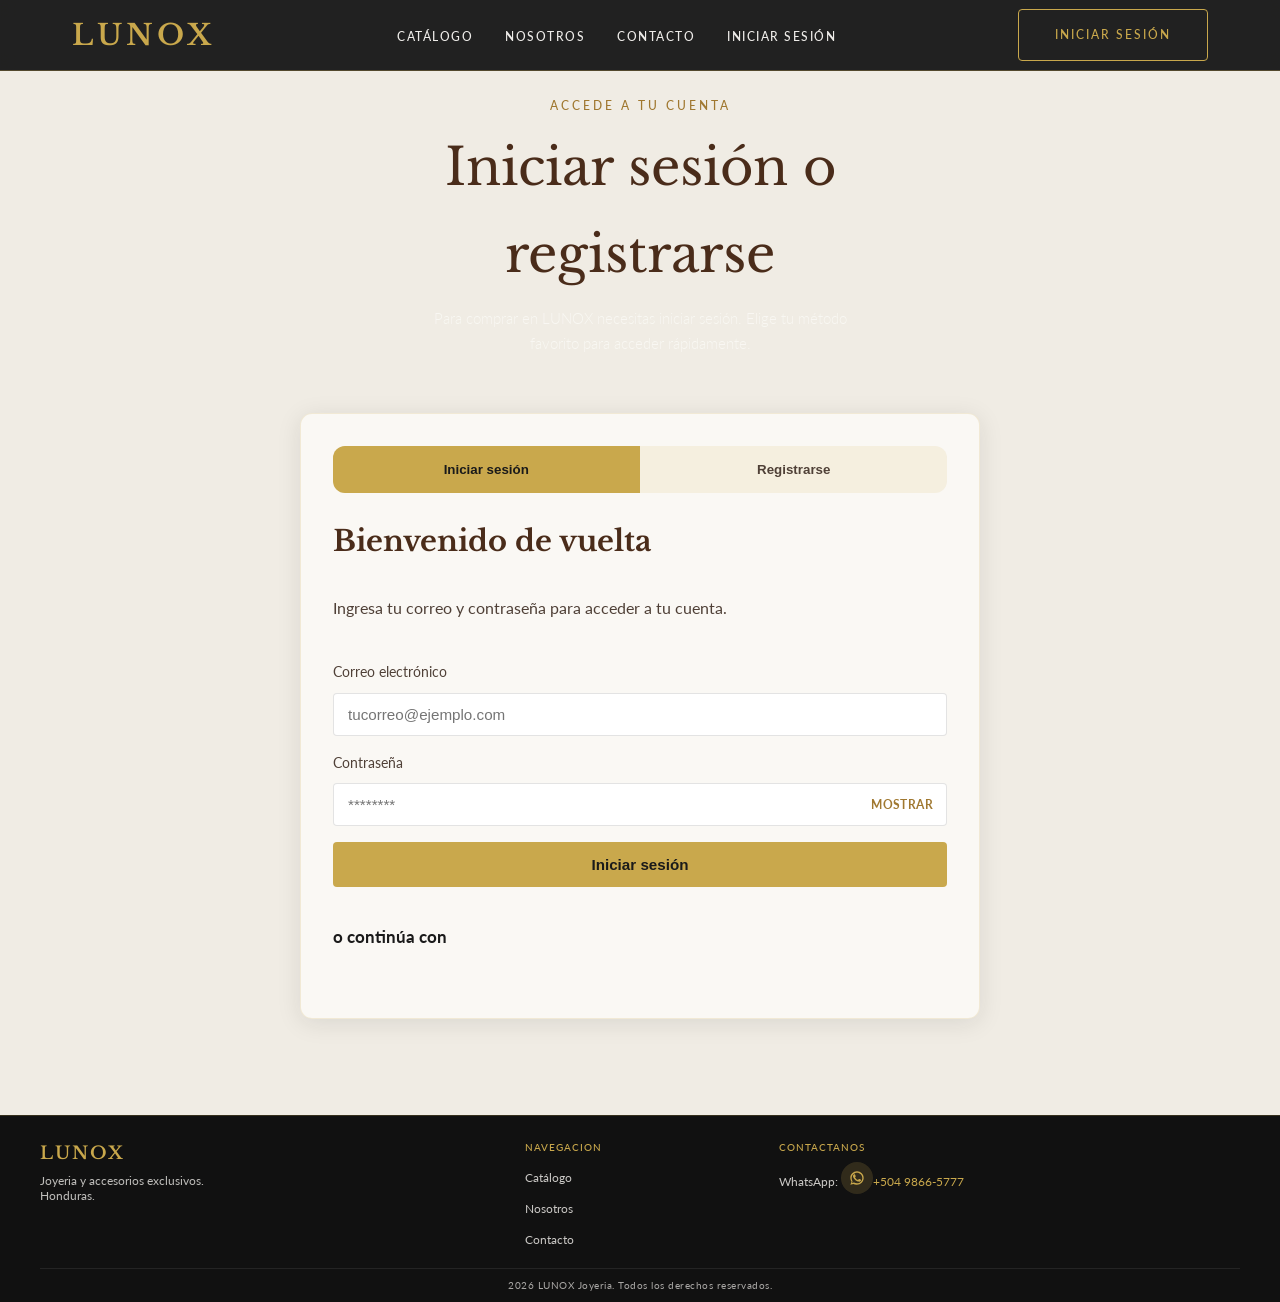
<file: perfil.html>
<!DOCTYPE html>
<html lang="es">

<head>
    <meta charset="UTF-8">
    <meta name="viewport" content="width=device-width, initial-scale=1.0">
    <title>LUNOX - Mi Perfil</title>
    <link rel="icon" type="image/svg+xml" href="imagenes/favicon.svg">
    <link rel="preconnect" href="https://fonts.googleapis.com">
    <link rel="preconnect" href="https://fonts.gstatic.com" crossorigin>
    <link href="https://fonts.googleapis.com/css2?family=Libre+Baskerville:ital,wght@0,400;0,700;1,400&family=Lato:wght@300;400;700&display=swap" rel="stylesheet">
    <link rel="stylesheet" href="style.css">
</head>

<body>
    <header class="barra-nav">
        <div class="contenedor-nav">
            <a href="index.html" class="logo">LUNOX</a>
            <nav>
                <ul class="enlaces-nav">
                    <li><a href="index.html">Catálogo</a></li>
                    <li><a href="nosotros.html">Nosotros</a></li>
                    <li><a href="contacto.html">Contacto</a></li>
                    <li><a href="login.html">Iniciar sesión</a></li>
                </ul>
            </nav>
            <div class="estado-sesion" id="estadoSesion"></div>
            <button class="boton-menu" id="botonMenu" aria-label="Menu">Menu</button>
        </div>
        <nav class="nav-movil" id="navMovil">
            <ul>
                <li><a href="index.html" onclick="cerrarMenu()">Catálogo</a></li>
                <li><a href="nosotros.html" onclick="cerrarMenu()">Nosotros</a></li>
                <li><a href="contacto.html" onclick="cerrarMenu()">Contacto</a></li>
                <li><a href="login.html" onclick="cerrarMenu()">Iniciar sesión</a></li>
            </ul>
        </nav>
    </header>

    <main class="seccion-contacto">
        <div class="encabezado-seccion">
            <p class="subtitulo-seccion">Mi perfil</p>
            <h2>Tu cuenta en LUNOX</h2>
            <p class="descripcion-hero">Revisa tus datos, historial de cotizaciones y estilo de compra. Siempre puedes cerrar sesión desde aquí.</p>
        </div>
        <section class="perfil-contenedor">
            <div id="perfilUsuario"></div>
            <div class="perfil-historial">
                <h3>Historial de actividad</h3>
                <div id="perfilHistorial"></div>
            </div>
        </section>
    </main>

    <footer class="pie-pagina">
        <div class="contenido-pie">
            <div class="marca-pie">
                <h3 class="logo-pie">LUNOX</h3>
                <p>Joyeria y accesorios exclusivos.<br>Honduras.</p>
            </div>
            <div class="enlaces-pie">
                <h4>Navegacion</h4>
                <ul>
                    <li><a href="index.html">Catálogo</a></li>
                    <li><a href="nosotros.html">Nosotros</a></li>
                    <li><a href="contacto.html">Contacto</a></li>
                </ul>
            </div>
            <div class="contacto-pie">
                <h4>Contactanos</h4>
                <p>WhatsApp: <a href="https://wa.me/50498665777" target="_blank"><span class="red-social-icon whatsapp-icon">
                            <svg width="16" height="16" viewBox="0 0 24 24" fill="none" xmlns="http://www.w3.org/2000/svg">
                                <path d="M12.004 2.002C6.478 2.002 2 6.48 2 12.006c0 2.107.657 4.06 1.786 5.694L2 22l4.454-1.153A9.99 9.99 0 0011.998 22c5.526 0 10.004-4.478 10.004-9.994S17.53 2.002 12.004 2.002zm0 18.028c-1.614 0-3.13-.44-4.45-1.203l-.317-.192-2.64.683.706-2.578-.206-.335A7.962 7.962 0 014.008 12.01c0-4.42 3.596-8.015 7.996-8.015 4.405 0 7.995 3.594 7.995 8.015 0 4.42-3.59 8.015-7.995 8.015z" fill="currentColor"/>
                                <path d="M17.472 14.382c-.297-.149-1.758-.867-2.03-.967-.273-.099-.472-.148-.672.149-.198.297-.767.966-.94 1.163-.173.198-.347.223-.644.075-.297-.149-1.255-.463-2.39-1.475-.883-.788-1.48-1.761-1.653-2.059-.173-.297-.018-.458.13-.606.134-.133.298-.347.447-.52.149-.174.198-.298.298-.497.099-.198.05-.372-.025-.521-.075-.149-.672-1.612-.92-2.21-.242-.579-.487-.5-.672-.51l-.573-.01c-.198 0-.52.075-.792.372s-1.04 1.016-1.04 2.479 1.065 2.876 1.213 3.074c.149.198 2.095 3.2 5.076 4.487.709.306 1.262.489 1.694.626.712.227 1.36.195 1.872.118.571-.085 1.758-.719 2.006-1.413.248-.695.248-1.29.173-1.413-.074-.123-.273-.198-.57-.347z" fill="currentColor"/>
                            </svg>
                        </span>+504 9866-5777</a></p>
                <div class="redes-sociales">
                    <a href="https://www.facebook.com/share/191Y7fTpYM/" class="red-social facebook" target="_blank" aria-label="Facebook">
                        <svg width="20" height="20" fill="currentColor" viewBox="0 0 24 24">
                            <path
                                d="M24 12.073c0-6.627-5.373-12-12-12s-12 5.373-12 12c0 5.99 4.388 10.954 10.125 11.854v-8.385H7.078v-3.47h3.047V9.43c0-3.007 1.792-4.669 4.533-4.669 1.312 0 2.686.235 2.686.235v2.953H15.83c-1.491 0-1.956.925-1.956 1.874v2.25h3.328l-.532 3.47h-2.796v8.385C19.612 23.027 24 18.062 24 12.073z" />
                        </svg>
                        Facebook
                    </a>
                    <a href="https://www.instagram.com/lunoxaccesorios?igsh=MWk3NGpuY2ZsdWJq" class="red-social instagram" target="_blank" aria-label="Instagram">
                        <svg width="20" height="20" fill="currentColor" viewBox="0 0 24 24">
                            <path
                                d="M12 2.163c3.204 0 3.584.012 4.85.07 3.252.148 4.771 1.691 4.919 4.919.058 1.265.069 1.645.069 4.849 0 3.205-.012 3.584-.069 4.849-.149 3.225-1.664 4.771-4.919 4.919-1.266.058-1.644.07-4.85.07-3.204 0-3.584-.012-4.849-.07-3.26-.149-4.771-1.699-4.919-4.92-.058-1.265-.07-1.644-.07-4.849 0-3.204.013-3.583.07-4.849.149-3.227 1.664-4.771 4.919-4.919 1.266-.057 1.645-.069 4.849-.069zM12 5.838a6.162 6.162 0 100 12.324 6.162 6.162 0 000-12.324zM12 16a4 4 0 110-8 4 4 0 010 8zm6.406-11.845a1.44 1.44 0 100 2.881 1.44 1.44 0 000-2.881z" />
                        </svg>
                        Instagram
                    </a>
                </div>
            </div>
        </div>
        <div class="fondo-pie">
            <p>2026 LUNOX Joyeria. Todos los derechos reservados.</p>
        </div>
    </footer>

    <script src="script.js" defer></script>
</body>

</html>
</file>
<file: style.css>
:root {
    --negro: #1a1a1a;
    --blanco: #faf8f4;
    --cafe: #4a2c1a;
    --cafe-claro: #7a4f35;
    --dorado: #c9a84c;
    --dorado-claro: #e8c96e;
    --dorado-oscuro: #a07830;
    --gris-suave: #f0ece4;
    --gris-medio: #d4cfc5;
    --texto-suave: #4f4037;
--fuente-elegante: 'Libre Baskerville', serif;
--fuente-base: 'Lato', sans-serif;
    --sombra: 0 4px 24px rgba(26, 26, 26, 0.10);
    --sombra-hover: 0 8px 32px rgba(26, 26, 26, 0.18);
    --radio: 4px;
    --radio-lg: 12px;
    --transicion: all 0.3s ease;
}

* {
    margin: 0;
    padding: 0;
    box-sizing: border-box;
}

html {
    scroll-behavior: smooth;
}

body {
    font-family: var(--fuente-base);
    background-color: var(--blanco);
    color: var(--negro);
    font-size: 16px;
    line-height: 1.7;
}


.barra-nav {
    position: fixed;
    top: 0;
    left: 0;
    width: 100%;
    z-index: 1000;
    background: rgba(26, 26, 26, 0.97);
    backdrop-filter: blur(8px);
    border-bottom: 1px solid rgba(201, 168, 76, 0.3);
}

.contenedor-nav {
    max-width: 1200px;
    margin: 0 auto;
    padding: 0 2rem;
    height: 70px;
    display: flex;
    align-items: center;
    justify-content: space-between;
    gap: 2rem;
}

.logo {
    font-family: var(--fuente-elegante);
    font-size: 1.8rem;
    font-weight: 600;
    color: var(--dorado);
    letter-spacing: 4px;
    text-decoration: none;
    flex-shrink: 0;
}

.enlaces-nav {
    list-style: none;
    display: flex;
    gap: 2rem;
}

.enlaces-nav a {
    text-decoration: none;
    color: rgba(250, 248, 244, 0.95);
    font-size: 0.78rem;
    font-weight: 500;
    letter-spacing: 1.5px;
    text-transform: uppercase;
    transition: var(--transicion);
}

.enlaces-nav a:hover {
    color: var(--dorado);
}

.boton-carrito {
    background: transparent;
    border: 1px solid var(--dorado);
    color: var(--dorado);
    padding: 8px 16px;
    border-radius: var(--radio);
    cursor: pointer;
    font-family: var(--fuente-base);
    font-size: 0.85rem;
    font-weight: 500;
    display: flex;
    align-items: center;
    gap: 8px;
    transition: var(--transicion);
    flex-shrink: 0;
}

.boton-carrito:hover {
    background: var(--dorado);
    color: var(--negro);
}

.estado-sesion {
    display: flex;
    align-items: center;
    gap: 0.75rem;
    color: rgba(250, 248, 244, 0.9);
    font-size: 0.85rem;
    font-weight: 500;
}

.usuario-perfil {
    display: inline-flex;
    align-items: center;
    gap: 0.5rem;
    text-decoration: none;
    color: var(--dorado);
    font-weight: 700;
    border: 1px solid rgba(201, 168, 76, 0.3);
    padding: 8px 12px;
    border-radius: 999px;
    background: rgba(201, 168, 76, 0.1);
    transition: var(--transicion);
}

.usuario-perfil:hover {
    background: rgba(201, 168, 76, 0.18);
}

.icono-luna {
    display: inline-flex;
    align-items: center;
    justify-content: center;
    width: 26px;
    height: 26px;
    border-radius: 50%;
    background: rgba(250, 248, 244, 0.95);
    color: var(--dorado-oscuro);
    font-size: 0.95rem;
}

.sesion-activa {
    color: var(--dorado);
    font-weight: 700;
}

.boton-cerrar-sesion {
    background: var(--dorado);
    color: var(--negro);
    border: 1px solid rgba(0, 0, 0, 0.05);
    padding: 8px 14px;
    border-radius: 999px;
    cursor: pointer;
    font-size: 0.75rem;
    font-weight: 700;
    text-transform: uppercase;
    transition: background 0.3s ease, transform 0.3s ease;
}

.boton-cerrar-sesion:hover {
    background: var(--dorado-oscuro);
    transform: translateY(-1px);
}

.contador-carrito {
    background: var(--dorado);
    color: var(--negro);
    border-radius: 50%;
    width: 20px;
    height: 20px;
    display: inline-flex;
    align-items: center;
    justify-content: center;
    font-size: 0.7rem;
    font-weight: 600;
}

.boton-menu {
    display: none;
    background: transparent;
    border: 1px solid var(--dorado);
    color: var(--dorado);
    font-size: 0.78rem;
    font-weight: 500;
    padding: 8px 12px;
    border-radius: var(--radio);
    cursor: pointer;
    font-family: var(--fuente-base);
}

.nav-movil {
    display: none;
    background: var(--negro);
    border-top: 1px solid rgba(201, 168, 76, 0.2);
    padding: 1rem 2rem;
}

.nav-movil ul {
    list-style: none;
    display: flex;
    flex-direction: column;
    gap: 0.8rem;
}

.nav-movil a {
    text-decoration: none;
    color: rgba(250, 248, 244, 0.95);
    font-size: 0.9rem;
    font-weight: 500;
    letter-spacing: 1px;
    text-transform: uppercase;
    transition: var(--transicion);
}

.nav-movil a:hover {
    color: var(--dorado);
}


.fondo-carrito {
    display: none;
    position: fixed;
    inset: 0;
    background: rgba(0, 0, 0, 0.5);
    z-index: 1100;
}

.fondo-carrito.activo {
    display: block;
}

.panel-carrito {
    position: fixed;
    top: 0;
    right: -420px;
    width: 400px;
    max-width: 95vw;
    height: 100vh;
    background: var(--blanco);
    z-index: 1200;
    transition: right 0.35s ease;
    display: flex;
    flex-direction: column;
    box-shadow: -4px 0 30px rgba(0, 0, 0, 0.2);
}

.panel-carrito.abierto {
    right: 0;
}

.nav-movil.abierto {
    display: block;
}


.fondo-modal {
    display: none;
    position: fixed;
    inset: 0;
    background: rgba(0, 0, 0, 0.6);
    z-index: 1300;
    backdrop-filter: blur(4px);
}

.fondo-modal.activo {
    display: block;
}

.panel-modal {
    position: fixed;
    top: 50%;
    left: 50%;
    transform: translate(-50%, -50%) scale(0.95);
    width: 90%;
    max-width: 500px;
    max-height: 85vh;
    background: var(--blanco);
    border-radius: var(--radio-lg);
    z-index: 1400;
    padding: 1.8rem;
    overflow-y: auto;
    opacity: 0;
    pointer-events: none;
    transition: all 0.3s ease;
    box-shadow: 0 20px 60px rgba(0, 0, 0, 0.3);
}

.panel-modal.abierto {
    opacity: 1;
    pointer-events: auto;
    transform: translate(-50%, -50%) scale(1);
}

.modal-cerrar {
    position: absolute;
    top: 12px;
    right: 16px;
    background: transparent;
    border: none;
    font-size: 1.8rem;
    cursor: pointer;
    color: var(--cafe);
    transition: var(--transicion);
    padding: 0 8px;
}

.modal-cerrar:hover {
    color: var(--dorado);
}

.modal-contenido {
    display: flex;
    flex-direction: column;
    gap: 1rem;
}

.modal-imagen {
    width: 100%;
    max-height: 250px;
    object-fit: cover;
    border-radius: var(--radio);
    background: var(--gris-suave);
}

.modal-info h2 {
    font-family: var(--fuente-elegante);
    font-size: 1.8rem;
    color: var(--cafe);
    margin-bottom: 0.3rem;
}

.modal-info .modal-categoria {
    font-size: 0.7rem;
    text-transform: uppercase;
    letter-spacing: 2px;
    color: var(--dorado-oscuro);
    font-weight: 600;
}

.modal-info .modal-precio {
    font-size: 1.4rem;
    font-weight: 700;
    color: var(--dorado);
    margin: 0.3rem 0;
}

.modal-info .modal-descripcion {
    color: var(--texto-suave);
    font-size: 0.9rem;
    line-height: 1.7;
}

.modal-info .modal-insignia {
    display: inline-block;
    background: var(--dorado);
    color: var(--blanco);
    padding: 3px 12px;
    border-radius: 999px;
    font-size: 0.65rem;
    text-transform: uppercase;
    letter-spacing: 1px;
    font-weight: 600;
}

.modal-boton-agregar {
    background: var(--dorado);
    color: var(--negro);
    border: none;
    padding: 12px 20px;
    border-radius: var(--radio);
    font-weight: 700;
    font-size: 0.95rem;
    cursor: pointer;
    transition: var(--transicion);
    width: 100%;
    font-family: var(--fuente-base);
}

.modal-boton-agregar:hover {
    background: var(--dorado-oscuro);
    transform: translateY(-2px);
}


.filtros-categoria {
    display: flex;
    flex-wrap: wrap;
    justify-content: center;
    gap: 0.8rem 1.2rem;
    margin-bottom: 2.5rem;
    max-width: 1200px;
    margin-left: auto;
    margin-right: auto;
}

.filtro-btn {
    background: transparent;
    border: 1px solid var(--dorado);
    color: var(--dorado-oscuro);
    padding: 8px 20px;
    border-radius: 30px;
    font-family: var(--fuente-base);
    font-size: 0.8rem;
    font-weight: 500;
    letter-spacing: 0.5px;
    text-transform: uppercase;
    cursor: pointer;
    transition: var(--transicion);
    background: rgba(201, 168, 76, 0.05);
}

.filtro-btn:hover {
    background: rgba(201, 168, 76, 0.15);
    border-color: var(--dorado);
    color: var(--cafe);
}

.filtro-btn.active {
    background: var(--dorado);
    color: var(--negro);
    border-color: var(--dorado);
    box-shadow: 0 4px 12px rgba(201, 168, 76, 0.3);
}


.seccion-catalogo-intro {
    padding: 6rem 2rem 2rem;
    background: linear-gradient(180deg, #f5f1e9 0%, #fffefc 100%);
}

.catalogo-intro-grid {
    max-width: 1200px;
    margin: 0 auto;
    display: grid;
    grid-template-columns: 1fr;
    gap: 2rem;
}

.catalogo-video-card,
.catalogo-razones {
    background: var(--blanco);
    border: 1px solid rgba(201, 168, 76, 0.16);
    border-radius: var(--radio-lg);
    box-shadow: var(--sombra);
    overflow: hidden;
}

.catalogo-video-card {
    min-height: 480px;
}

.video-mockup {
    position: relative;
    height: 100%;
    min-height: 420px;
    background: radial-gradient(circle at top left, rgba(201, 168, 76, 0.12), transparent 25%),
                radial-gradient(circle at bottom right, rgba(74, 44, 26, 0.08), transparent 20%),
                linear-gradient(180deg, rgba(26, 26, 26, 0.03), rgba(26, 26, 26, 0.01));
    overflow: hidden;
}

.video-real {
    width: 100%;
    height: 100%;
    object-fit: cover;
    display: block;
}

.video-overlay {
    position: absolute;
    inset: 0;
    background: linear-gradient(180deg, rgba(0,0,0,0.08), rgba(0,0,0,0));
    pointer-events: none;
}

.joya {
    position: absolute;
    width: 90px;
    height: 90px;
    border-radius: 50%;
    background: radial-gradient(circle at 30% 30%, rgba(255, 255, 255, 0.95), rgba(201, 168, 76, 0.8));
    box-shadow: 0 16px 36px rgba(26, 26, 26, 0.18);
    opacity: 0.9;
    animation: caer 4s infinite ease-in-out;
}

.joya-1 { top: 8%; left: 18%; animation-delay: 0s; }
.joya-2 { top: 20%; left: 60%; width: 80px; height: 80px; animation-delay: 0.8s; }
.joya-3 { top: 42%; left: 30%; animation-delay: 1.4s; }
.joya-4 { top: 58%; left: 70%; width: 100px; height: 100px; animation-delay: 2.1s; }
.joya-5 { top: 75%; left: 45%; width: 76px; height: 76px; animation-delay: 2.6s; }

@keyframes caer {
    0%, 20% { transform: translateY(0) scale(0.96); opacity: 0.9; }
    50% { transform: translateY(42px) scale(1.04); opacity: 1; }
    100% { transform: translateY(0) scale(0.96); opacity: 0.9; }
}

.catalogo-razones {
    padding: 2rem;
}

.razones-grid {
    display: grid;
    grid-template-columns: repeat(3, minmax(0, 1fr));
    gap: 1rem;
    margin-top: 1.5rem;
}

.razon-card {
    background: rgba(250, 248, 244, 0.95);
    border: 1px solid rgba(201, 168, 76, 0.18);
    border-radius: var(--radio-lg);
    padding: 1.5rem;
    transition: transform 0.3s ease, box-shadow 0.3s ease;
}

.razon-card:hover {
    transform: translateY(-3px);
    box-shadow: 0 14px 30px rgba(201, 168, 76, 0.12);
}

.razon-card h3 {
    font-family: var(--fuente-elegante);
    font-size: 1.15rem;
    color: var(--cafe);
    margin-bottom: 0.75rem;
}

.razon-card p {
    font-size: 0.95rem;
    color: var(--texto-suave);
    line-height: 1.8;
}

.seccion-productos {
    padding: 4rem 2rem 6rem;
    background: var(--gris-suave);
}

.encabezado-seccion {
    text-align: center;
    max-width: 600px;
    margin: 0 auto 2rem;
}

.subtitulo-seccion {
    font-size: 0.72rem;
    font-weight: 500;
    letter-spacing: 3px;
    text-transform: uppercase;
    color: var(--dorado-oscuro);
    margin-bottom: 0.5rem;
}

.encabezado-seccion h2 {
    font-family: var(--fuente-elegante);
    font-size: clamp(2rem, 4vw, 3.2rem);
    font-weight: 400;
    color: var(--cafe);
    margin-bottom: 0.5rem;
}

.horario {
    font-size: 0.82rem;
    color: var(--texto-suave);
    margin-top: 0.5rem;
}

.grilla-productos {
    max-width: 1200px;
    margin: 0 auto;
    display: grid;
    grid-template-columns: repeat(auto-fill, minmax(220px, 1fr));
    gap: 1.8rem;
}

.tarjeta-producto {
    background: var(--blanco);
    border: 1px solid rgba(26, 26, 26, 0.08);
    border-radius: var(--radio-lg);
    overflow: hidden;
    box-shadow: var(--sombra);
    transition: var(--transicion);
    cursor: pointer;
}

.tarjeta-producto:hover {
    transform: translateY(-4px);
    box-shadow: var(--sombra-hover);
}

.contenedor-imagen-producto {
    position: relative;
    overflow: hidden;
    min-height: 200px;
    background: var(--gris-suave);
}

.imagen-producto {
    width: 100%;
    height: 200px;
    object-fit: cover;
    display: block;
}

.insignia-producto {
    position: absolute;
    top: 12px;
    left: 12px;
    background: rgba(201, 168, 76, 0.95);
    color: var(--blanco);
    padding: 4px 12px;
    border-radius: 999px;
    font-size: 0.65rem;
    letter-spacing: 1px;
    text-transform: uppercase;
    font-weight: 600;
}

.info-producto {
    padding: 1.2rem;
}

.categoria-producto {
    font-size: 0.7rem;
    letter-spacing: 2px;
    text-transform: uppercase;
    color: var(--dorado-oscuro);
    margin-bottom: 0.3rem;
}

.nombre-producto {
    font-size: 1rem;
    margin-bottom: 0.5rem;
    color: var(--negro);
}

.precio-producto {
    font-size: 1rem;
    color: var(--cafe);
    margin-bottom: 0.8rem;
    font-weight: 700;
}

.boton-agregar {
    background: transparent;
    border: 1px solid var(--dorado);
    color: var(--dorado);
    padding: 10px 16px;
    border-radius: var(--radio);
    transition: var(--transicion);
    cursor: pointer;
    width: 100%;
    font-weight: 500;
    font-size: 0.85rem;
}

.boton-agregar:hover {
    background: var(--dorado);
    color: var(--negro);
}

.boton-agregar.agregado {
    background: var(--dorado);
    color: var(--negro);
}

.sin-resultados {
    text-align: center;
    padding: 3rem 1rem;
    color: var(--texto-suave);
    grid-column: 1 / -1;
}


.notificacion {
    position: fixed;
    bottom: 24px;
    right: 24px;
    background: rgba(26, 26, 26, 0.95);
    color: var(--blanco);
    padding: 12px 18px;
    border-radius: var(--radio-lg);
    opacity: 0;
    pointer-events: none;
    transform: translateY(12px);
    transition: var(--transicion);
    z-index: 1500;
    font-size: 0.9rem;
}

.notificacion.visible {
    opacity: 1;
    transform: translateY(0);
}


.seccion-hero {
    min-height: 100vh;
    background: var(--negro);
    display: flex;
    align-items: center;
    padding: 8rem 2rem 4rem;
    position: relative;
    overflow: hidden;
}

.seccion-hero::before {
    content: '';
    position: absolute;
    top: 0;
    left: 0;
    right: 0;
    bottom: 0;
    background:
        radial-gradient(ellipse at 70% 50%, rgba(201, 168, 76, 0.08) 0%, transparent 60%),
        radial-gradient(ellipse at 20% 80%, rgba(74, 44, 26, 0.3) 0%, transparent 50%);
}

.contenido-hero {
    max-width: 650px;
    margin: 0 auto;
    position: relative;
    z-index: 1;
}

.subtitulo-hero {
    font-size: 0.75rem;
    font-weight: 500;
    letter-spacing: 4px;
    text-transform: uppercase;
    color: var(--dorado);
    margin-bottom: 1.5rem;
    opacity: 0;
    animation: aparecer 0.8s ease 0.2s forwards;
}

.seccion-hero h1 {
    font-family: var(--fuente-elegante);
    font-size: clamp(3rem, 7vw, 5.5rem);
    font-weight: 300;
    line-height: 1.05;
    color: var(--blanco);
    margin-bottom: 1.5rem;
    opacity: 0;
    animation: aparecer 0.8s ease 0.4s forwards;
}

.seccion-hero h1 em {
    font-style: italic;
    color: var(--dorado);
}

.descripcion-hero {
    font-size: 0.95rem;
    color: rgba(250, 248, 244, 0.9);
    max-width: 460px;
    margin: 0 auto 2.5rem;
    font-weight: 300;
    text-align: center;
    opacity: 0;
    animation: aparecer 0.8s ease 0.6s forwards;
}

.boton-dorado {
    display: inline-block;
    padding: 14px 36px;
    background: transparent;
    border: 1px solid var(--dorado);
    color: var(--dorado);
    text-decoration: none;
    font-size: 0.78rem;
    font-weight: 500;
    letter-spacing: 2px;
    text-transform: uppercase;
    border-radius: var(--radio);
    transition: var(--transicion);
    opacity: 0;
    animation: aparecer 0.8s ease 0.8s forwards;
}

.boton-dorado:hover {
    background: var(--dorado);
    color: var(--negro);
    transform: translateY(-2px);
    box-shadow: 0 6px 20px rgba(201, 168, 76, 0.3);
}

.decoracion-hero {
    position: absolute;
    right: 8%;
    top: 50%;
    transform: translateY(-50%);
    pointer-events: none;
}

.circulo-hero {
    width: 300px;
    height: 300px;
    border-radius: 50%;
    border: 1px solid rgba(201, 168, 76, 0.2);
    position: absolute;
    top: 50%;
    left: 50%;
    transform: translate(-50%, -50%);
    animation: rotar 20s linear infinite;
}

.circulo-hero::before {
    content: '';
    position: absolute;
    top: -4px;
    left: 50%;
    width: 8px;
    height: 8px;
    background: var(--dorado);
    border-radius: 50%;
    transform: translateX(-50%);
}

.linea-hero {
    width: 1px;
    height: 150px;
    background: linear-gradient(to bottom, transparent, var(--dorado), transparent);
    margin: 60px auto 0;
}

@keyframes rotar {
    from {
        transform: translate(-50%, -50%) rotate(0deg);
    }
    to {
        transform: translate(-50%, -50%) rotate(360deg);
    }
}

@keyframes aparecer {
    from {
        opacity: 0;
        transform: translateY(24px);
    }
    to {
        opacity: 1;
        transform: translateY(0);
    }
}


.seccion-mision-vision {
    padding: 6rem 2rem;
    background: var(--blanco);
}

.contenedor-mision-vision {
    max-width: 1200px;
    margin: 0 auto;
    display: grid;
    grid-template-columns: repeat(2, 1fr);
    gap: 2rem;
}

.tarjeta-mision,
.tarjeta-vision {
    background: linear-gradient(180deg, rgba(201, 168, 76, 0.08) 0%, rgba(250, 248, 244, 0.95) 100%);
    border: 1px solid rgba(201, 168, 76, 0.18);
    border-radius: var(--radio-lg);
    padding: 2rem;
    box-shadow: var(--sombra);
}

.tarjeta-mision h3,
.tarjeta-vision h3 {
    font-family: var(--fuente-elegante);
    font-size: clamp(1.7rem, 2.3vw, 2rem);
    color: var(--cafe);
    margin-bottom: 1rem;
}

.tarjeta-mision p,
.tarjeta-vision p {
    color: var(--texto-suave);
    font-size: 0.95rem;
    line-height: 1.8;
}


.seccion-nosotros {
    padding: 6rem 2rem;
    background: linear-gradient(180deg, #101010 0%, #1c1a17 100%);
    position: relative;
    overflow: hidden;
}

.seccion-nosotros::before {
    content: '';
    position: absolute;
    inset: 0;
    background:
        radial-gradient(circle at 20% 25%, rgba(201, 168, 76, 0.2), transparent 18%),
        radial-gradient(circle at 80% 75%, rgba(201, 168, 76, 0.12), transparent 15%);
    pointer-events: none;
}

.contenido-nosotros,
.contenedor-nosotros {
    max-width: 1200px;
    margin: 0 auto;
    position: relative;
    z-index: 1;
}

.contenedor-nosotros {
    display: grid;
    grid-template-columns: 1.2fr 0.8fr;
    gap: 2.5rem;
    align-items: center;
    margin-bottom: 2rem;
}

.texto-nosotros .subtitulo-seccion {
    color: var(--dorado);
}

.texto-nosotros h2 {
    font-family: var(--fuente-elegante);
    font-size: clamp(2rem, 4vw, 3rem);
    font-weight: 300;
    color: var(--blanco);
    margin-bottom: 1.5rem;
}

.texto-nosotros {
    max-width: 720px;
}

.texto-nosotros.texto-nosotros-centrado {
    justify-self: center;
    margin: 0 auto;
    text-align: center;
}

.texto-nosotros p {
    font-size: 1rem;
    color: rgba(250, 248, 244, 0.88);
    margin-bottom: 1.2rem;
    font-weight: 300;
    line-height: 1.9;
}

.imagen-nosotros img {
    width: 100%;
    display: block;
    border-radius: var(--radio-lg);
    box-shadow: var(--sombra);
    object-fit: contain;
    min-height: 320px;
    max-height: 520px;
}

.valores-eyebrow {
    text-align: center;
    font-size: 0.72rem;
    font-weight: 500;
    letter-spacing: 3px;
    text-transform: uppercase;
    color: var(--dorado);
    margin-bottom: 1.8rem;
}

.seccion-nosotros .contenedor-mision-vision {
    margin-bottom: 3.5rem;
}

.seccion-nosotros .tarjeta-mision,
.seccion-nosotros .tarjeta-vision {
    background: linear-gradient(160deg, rgba(201, 168, 76, 0.14) 0%, rgba(250, 248, 244, 0.03) 100%);
    border: 1px solid rgba(201, 168, 76, 0.3);
    border-top: 2px solid var(--dorado);
    border-radius: var(--radio-lg);
    padding: 2.4rem 2.2rem;
    box-shadow: 0 14px 40px rgba(0, 0, 0, 0.35);
    position: relative;
    overflow: hidden;
    transition: transform 0.35s ease, box-shadow 0.35s ease, border-color 0.35s ease;
}

.seccion-nosotros .tarjeta-mision::after,
.seccion-nosotros .tarjeta-vision::after {
    content: '';
    position: absolute;
    top: -60px;
    right: -60px;
    width: 180px;
    height: 180px;
    background: radial-gradient(circle, rgba(201, 168, 76, 0.22), transparent 70%);
    pointer-events: none;
}

.seccion-nosotros .tarjeta-mision:hover,
.seccion-nosotros .tarjeta-vision:hover {
    transform: translateY(-6px);
    box-shadow: 0 20px 50px rgba(201, 168, 76, 0.2);
    border-color: rgba(201, 168, 76, 0.55);
}

.seccion-nosotros .icono-valor {
    display: inline-flex;
    align-items: center;
    justify-content: center;
    width: 54px;
    height: 54px;
    border-radius: 50%;
    background: rgba(201, 168, 76, 0.12);
    border: 1px solid rgba(201, 168, 76, 0.4);
    color: var(--dorado);
    margin-bottom: 1.3rem;
    position: relative;
}

.seccion-nosotros .tarjeta-mision h3,
.seccion-nosotros .tarjeta-vision h3 {
    color: var(--dorado);
    font-size: clamp(1.6rem, 2.2vw, 2rem);
    margin-bottom: 1rem;
    position: relative;
}

.seccion-nosotros .tarjeta-mision p,
.seccion-nosotros .tarjeta-vision p {
    color: rgba(250, 248, 244, 0.82);
    font-size: 1rem;
    line-height: 1.85;
    position: relative;
}

.integrantes {
    max-width: 1200px;
    margin: 0 auto;
    background: rgba(250, 248, 244, 0.04);
    border: 1px solid rgba(201, 168, 76, 0.18);
    border-radius: var(--radio-lg);
    padding: 2rem;
}

.integrantes h3 {
    font-family: var(--fuente-elegante);
    font-size: clamp(1.7rem, 2.3vw, 2rem);
    color: var(--dorado);
    margin-bottom: 1.5rem;
}

.equipo-cards {
    display: grid;
    grid-template-columns: repeat(3, minmax(0, 1fr));
    gap: 1.25rem;
}

.equipo-card {
    background: rgba(250, 248, 244, 0.12);
    border: 1px solid rgba(201, 168, 76, 0.16);
    border-radius: var(--radio-lg);
    padding: 1.6rem;
    box-shadow: var(--sombra);
    transition: transform 0.3s ease, border-color 0.3s ease, background 0.3s ease;
}

.equipo-card:hover {
    transform: translateY(-4px);
    background: rgba(250, 248, 244, 0.18);
    border-color: rgba(201, 168, 76, 0.28);
}

.equipo-nombre {
    display: block;
    font-family: var(--fuente-elegante);
    font-size: 1rem;
    color: var(--blanco);
    margin-bottom: 0.6rem;
}

.equipo-cargo {
    display: block;
    color: rgba(250, 248, 244, 0.7);
    font-size: 0.95rem;
    line-height: 1.6;
}

@media (max-width: 900px) {
    .equipo-cards {
        grid-template-columns: repeat(2, minmax(0, 1fr));
    }
}

@media (max-width: 600px) {
    .equipo-cards {
        grid-template-columns: 1fr;
    }
}

.seccion-contacto {
    padding: 6rem 2rem;
    background: var(--gris-suave);
}

.login-contenedor,
.perfil-contenedor {
    max-width: 680px;
    margin: 0 auto;
    display: grid;
    place-items: center;
    padding-top: 1rem;
}

.tarjeta-login,
.perfil-card,
.perfil-historial {
    width: 100%;
    background: var(--blanco);
    border: 1px solid rgba(201, 168, 76, 0.18);
    border-radius: var(--radio-lg);
    padding: 2rem;
    box-shadow: var(--sombra);
}

.tabs {
    display: grid;
    grid-template-columns: repeat(2, 1fr);
    gap: 1px;
    background: rgba(201, 168, 76, 0.12);
    border-radius: var(--radio-lg);
    overflow: hidden;
    margin-bottom: 1.5rem;
}

.tab {
    border: none;
    background: transparent;
    padding: 1rem 1.2rem;
    cursor: pointer;
    font-weight: 700;
    color: var(--texto-suave);
    transition: var(--transicion);
}

.tab:hover {
    background: rgba(201, 168, 76, 0.1);
}

.tab-activa {
    background: var(--dorado);
    color: var(--negro);
}

.formulario-login {
    display: none;
    gap: 1rem;
    margin-bottom: 1.2rem;
}

.formulario-login.activo {
    display: grid;
}

.formulario-login .campo-formulario {
    display: grid;
    gap: 0.5rem;
}

.campo-formulario label {
    font-size: 0.85rem;
    color: var(--texto-suave);
}

.campo-formulario input {
    width: 100%;
    border: 1px solid rgba(26, 26, 26, 0.12);
    border-radius: var(--radio);
    padding: 12px 14px;
    font-size: 0.95rem;
    color: var(--negro);
    background: #fff;
}

.campo-password {
    position: relative;
}

.campo-password input {
    padding-right: 92px;
}

.boton-mostrar-password {
    position: absolute;
    top: 50%;
    right: 6px;
    transform: translateY(-50%);
    background: none;
    border: none;
    padding: 6px 8px;
    font-family: var(--fuente-base);
    font-size: 0.78rem;
    font-weight: 700;
    letter-spacing: 0.03em;
    text-transform: uppercase;
    color: var(--dorado-oscuro);
    cursor: pointer;
    white-space: nowrap;
    transition: var(--transicion);
}

.boton-mostrar-password:hover {
    color: var(--cafe);
}

.fortaleza-password {
    list-style: none;
    display: grid;
    grid-template-columns: repeat(2, 1fr);
    gap: 0.4rem 0.75rem;
}

.fortaleza-password li {
    display: flex;
    align-items: center;
    gap: 0.4rem;
    font-size: 0.78rem;
    color: var(--texto-suave);
    transition: var(--transicion);
}

.fortaleza-password li::before {
    content: '';
    width: 7px;
    height: 7px;
    flex: 0 0 auto;
    border-radius: 50%;
    background: var(--gris-medio);
    transition: var(--transicion);
}

.fortaleza-password li.cumplido {
    color: var(--cafe);
}

.fortaleza-password li.cumplido::before {
    background: var(--dorado-oscuro);
}

@media (max-width: 480px) {
    .fortaleza-password {
        grid-template-columns: 1fr;
    }
}

.boton-primario {
    background: var(--dorado);
    color: var(--negro);
    border: none;
    width: 100%;
    padding: 14px 16px;
    border-radius: var(--radio);
    font-size: 0.95rem;
    font-weight: 700;
    cursor: pointer;
    transition: var(--transicion);
}

.boton-primario:hover {
    background: var(--dorado-oscuro);
}

.tarjeta-login h3 {
    font-family: var(--fuente-elegante);
    font-size: 1.8rem;
    color: var(--cafe);
    margin-bottom: 0.75rem;
}

.tarjeta-login p {
    color: var(--texto-suave);
    margin-bottom: 1.5rem;
    line-height: 1.7;
}

.tarjeta-login form {
    display: grid;
    gap: 1rem;
    margin-bottom: 1.25rem;
}

.separador-login {
    font-size: 1.05rem;
    color: var(--negro);
}

.separador-login span {
    font-weight: 700;
}

.perfil-card {
    display: grid;
    grid-template-columns: 80px 1fr;
    gap: 1.5rem;
    align-items: center;
    margin-bottom: 1.5rem;
}

.perfil-avatar {
    width: 80px;
    height: 80px;
    border-radius: 50%;
    display: grid;
    place-items: center;
    background: linear-gradient(180deg, rgba(201, 168, 76, 0.2), rgba(201, 168, 76, 0.05));
    color: var(--cafe);
    font-size: 2rem;
    font-weight: 700;
}

.perfil-tipo {
    font-size: 0.8rem;
    color: var(--dorado);
    letter-spacing: 1px;
    text-transform: uppercase;
    margin-bottom: 0.4rem;
}

.perfil-resumen {
    display: grid;
    grid-template-columns: repeat(2, minmax(0, 1fr));
    gap: 1rem;
    margin-bottom: 1.5rem;
}

.perfil-resumen div {
    background: rgba(201, 168, 76, 0.08);
    padding: 1rem;
    border-radius: var(--radio-lg);
    border: 1px solid rgba(201, 168, 76, 0.16);
}

.perfil-resumen p {
    font-size: 0.85rem;
    color: var(--texto-suave);
    margin-bottom: 0.4rem;
}

.perfil-resumen strong {
    display: block;
    font-size: 1.6rem;
    color: var(--cafe);
}

.perfil-historial h3 {
    font-family: var(--fuente-elegante);
    font-size: 1.5rem;
    color: var(--cafe);
    margin-bottom: 1rem;
}

.perfil-sin-historial {
    color: var(--texto-suave);
    background: rgba(250, 248, 244, 0.9);
    padding: 1.5rem;
    border-radius: var(--radio-lg);
    text-align: center;
}

.historial-card {
    background: rgba(250, 248, 244, 0.95);
    border: 1px solid rgba(201, 168, 76, 0.18);
    border-radius: var(--radio-lg);
    padding: 1.3rem;
    margin-bottom: 1rem;
}

.historial-encabezado {
    display: flex;
    justify-content: space-between;
    gap: 1rem;
    align-items: center;
    margin-bottom: 1rem;
}

.historial-metodo {
    font-weight: 700;
    color: var(--cafe);
}

.historial-fecha {
    color: var(--texto-suave);
    font-size: 0.9rem;
}

.historial-items {
    list-style: none;
    padding: 0;
    margin: 0;
    display: grid;
    gap: 0.75rem;
}

.historial-items li {
    display: flex;
    justify-content: space-between;
    gap: 1rem;
    color: var(--texto-suave);
    font-size: 0.95rem;
}

.historial-items li span {
    color: var(--cafe);
    font-weight: 700;
}

.contacto-grid {
    max-width: 1000px;
    margin: 0 auto;
    display: grid;
    grid-template-columns: repeat(3, minmax(0, 1fr));
    gap: 1.5rem;
}

.contacto-card {
    background: linear-gradient(180deg, rgba(201, 168, 76, 0.08), rgba(250, 248, 244, 0.95));
    border: 1px solid rgba(201, 168, 76, 0.24);
    border-radius: var(--radio-lg);
    padding: 1.8rem;
    box-shadow: var(--sombra);
}

.contacto-card h3 {
    font-family: var(--fuente-elegante);
    font-size: 1.2rem;
    color: var(--cafe);
    margin-bottom: 0.8rem;
}

.contacto-card p {
    color: var(--texto-suave);
    line-height: 1.8;
}

.contacto-whatsapp-card {
    background: linear-gradient(180deg, rgba(201, 168, 76, 0.18), rgba(250, 248, 244, 0.98));
    border-color: rgba(201, 168, 76, 0.3);
}

.contacto-whatsapp-card a {
    font-weight: 700;
    color: var(--cafe);
}

.contacto-whatsapp-card .red-social-icon {
    width: 38px;
    height: 38px;
    background: var(--dorado);
    color: var(--negro);
    box-shadow: 0 6px 18px rgba(201, 168, 76, 0.22);
}

.contacto-whatsapp-card .red-social-icon svg {
    width: 18px;
    height: 18px;
}

.contacto-whatsapp-card a:hover .red-social-icon {
    background: var(--dorado-claro);
}

.contacto-card a {
    color: var(--dorado);
    text-decoration: none;
    display: inline-flex;
    align-items: center;
    gap: 0.8rem;
    line-height: 1.2;
}

.contacto-whatsapp-card a {
    font-weight: 700;
}

.red-social-icon,
.whatsapp-icon,
.icono-footer-whatsapp {
    display: inline-flex;
    align-items: center;
    justify-content: center;
    width: 32px;
    height: 32px;
    border-radius: 50%;
    background: rgba(201, 168, 76, 0.18);
    color: var(--dorado);
    font-size: 1rem;
}

.red-social.whatsapp {
    border-color: rgba(201, 168, 76, 0.4);
    color: var(--dorado);
}

.red-social.whatsapp svg {
    fill: var(--dorado);
}

.contacto-card a:hover,
.contacto-pie a:hover,
.red-social.whatsapp:hover {
    color: var(--dorado-claro);
}

.red-social.whatsapp {
    border-color: rgba(201, 168, 76, 0.4);
    color: var(--dorado);
}

.red-social.whatsapp svg {
    fill: var(--dorado);
}

.texto-nosotros h2 {
    font-family: var(--fuente-elegante);
    font-size: clamp(2rem, 4vw, 3rem);
    font-weight: 300;
    color: var(--blanco);
    margin-bottom: 1.5rem;
}

.texto-nosotros p {
    font-size: 0.9rem;
    color: rgba(250, 248, 244, 0.9);
    margin-bottom: 1rem;
    font-weight: 300;
}

.texto-nosotros .boton-dorado {
    margin-top: 1rem;
}


.pie-pagina {
    background: #111;
    border-top: 1px solid rgba(201, 168, 76, 0.2);
    padding: 1.4rem 2rem 0;
}

.contenido-pie {
    max-width: 1200px;
    margin: 0 auto;
    display: grid;
    grid-template-columns: 2fr 1fr 2fr;
    gap: 1.5rem;
    padding-bottom: 1rem;
    border-bottom: 1px solid rgba(250, 248, 244, 0.08);
}

.logo-pie {
    font-family: var(--fuente-elegante);
    font-size: 1.1rem;
    font-weight: 600;
    color: var(--dorado);
    letter-spacing: 2px;
    margin-bottom: 0.25rem;
}

.marca-pie p {
    font-size: 0.72rem;
    color: rgba(250, 248, 244, 0.75);
    line-height: 1.35;
}

.enlaces-pie h4,
.contacto-pie h4 {
    font-size: 0.62rem;
    font-weight: 500;
    letter-spacing: 1px;
    text-transform: uppercase;
    color: var(--dorado);
    margin-bottom: 0.4rem;
}

.enlaces-pie ul {
    list-style: none;
    display: flex;
    flex-direction: column;
    gap: 0.25rem;
}

.enlaces-pie a {
    text-decoration: none;
    font-size: 0.72rem;
    color: rgba(250, 248, 244, 0.8);
    transition: var(--transicion);
}

.enlaces-pie a:hover {
    color: var(--dorado);
}

.contacto-pie p {
    font-size: 0.72rem;
    color: rgba(250, 248, 244, 0.8);
    margin-bottom: 0.35rem;
}

.contacto-pie a {
    color: var(--dorado);
    text-decoration: none;
    transition: var(--transicion);
}

.contacto-pie a:hover {
    color: var(--dorado-claro);
}

.redes-sociales {
    display: flex;
    gap: 0.4rem;
    flex-direction: column;
}

.red-social {
    display: inline-flex;
    align-items: center;
    gap: 6px;
    text-decoration: none;
    font-size: 0.72rem;
    font-weight: 500;
    padding: 5px 10px;
    border-radius: var(--radio);
    border: 1px solid rgba(201, 168, 76, 0.25);
    transition: var(--transicion);
    color: rgba(250, 248, 244, 0.85);
    width: fit-content;
}

.red-social:hover {
    border-color: var(--dorado);
    color: var(--dorado);
    background: rgba(201, 168, 76, 0.08);
}

.fondo-pie {
    max-width: 1200px;
    margin: 0 auto;
    padding: 0.5rem 0;
    text-align: center;
}

.fondo-pie p {
    font-size: 0.65rem;
    color: rgba(250, 248, 244, 0.65);
    letter-spacing: 0.5px;
}

/* === RESPONSIVE === */
@media (max-width: 900px) {
    .enlaces-nav {
        display: none;
    }
    .boton-menu {
        display: block;
    }
    .decoracion-hero {
        display: none;
    }
    .contenido-pie {
        grid-template-columns: 1fr 1fr;
        gap: 2rem;
    }
    .marca-pie {
        grid-column: 1 / -1;
    }
    .contenedor-mision-vision {
        grid-template-columns: 1fr;
    }
    .panel-carrito {
        width: 100vw;
        right: -100vw;
    }
    .grilla-productos {
        grid-template-columns: repeat(auto-fill, minmax(180px, 1fr));
        gap: 1rem;
    }
    .contenedor-nosotros,
    .contenedor-mision-vision,
    .contacto-grid,
    .integrantes ul {
        grid-template-columns: 1fr;
    }
    .imagen-producto {
        height: 180px;
    }
    .contenedor-imagen-producto {
        min-height: 180px;
    }
    .catalogo-intro-grid,
    .razones-grid {
        grid-template-columns: 1fr;
    }
    .tarjeta-mision,
    .tarjeta-vision {
        padding: 1.8rem 1.6rem;
    }
    .tarjeta-mision h3,
    .tarjeta-vision h3 {
        font-size: 1.6rem;
    }
    .tarjeta-mision p,
    .tarjeta-vision p {
        font-size: 0.98rem;
    }
}

@media (max-width: 600px) {
    .contenedor-nav {
        padding: 0 1rem;
    }
    .contenedor-nosotros,
    .contenedor-mision-vision,
    .contacto-grid,
    .integrantes ul {
        grid-template-columns: 1fr;
    }
    .integrantes ul {
        gap: 0.75rem;
    }
    .seccion-hero {
        padding: 7rem 1.5rem 3rem;
    }
    .seccion-productos,
    .seccion-nosotros {
        padding: 4rem 1rem;
    }
    .grilla-productos {
        grid-template-columns: repeat(auto-fill, minmax(150px, 1fr));
        gap: 0.8rem;
    }
    .imagen-producto {
        height: 150px;
    }
    .contenedor-imagen-producto {
        min-height: 150px;
    }
    .contenido-pie {
        grid-template-columns: 1fr;
    }
    .panel-carrito {
        width: 100vw;
        right: -100vw;
    }
    .filtros-categoria {
        gap: 0.5rem;
    }
    .filtro-btn {
        padding: 6px 14px;
        font-size: 0.7rem;
    }
}


.encabezado-carrito {
    display: flex;
    justify-content: space-between;
    align-items: center;
    padding: 1.5rem;
    border-bottom: 1px solid var(--gris-medio);
}
.encabezado-carrito h2 {
    font-family: var(--fuente-elegante);
    font-size: 1.5rem;
    color: var(--cafe);
    margin: 0;
}
.boton-cerrar {
    background: transparent;
    border: none;
    font-size: 1.5rem;
    cursor: pointer;
    color: var(--cafe);
    padding: 0;
    width: 32px;
    height: 32px;
    display: flex;
    align-items: center;
    justify-content: center;
}
.articulos-carrito {
    flex: 1;
    overflow-y: auto;
    padding: 1rem;
}
.carrito-vacio {
    text-align: center;
    color: var(--texto-suave);
    padding: 2rem 1rem;
    font-size: 0.95rem;
}
.articulo-carrito {
    background: var(--gris-suave);
    padding: 0.8rem;
    border-radius: var(--radio-lg);
    display: grid;
    grid-template-columns: 60px 1fr auto auto;
    gap: 0.8rem;
    align-items: center;
    border-bottom: 1px solid var(--gris-medio);
    margin-bottom: 0.5rem;
}
.imagen-articulo-carrito {
    width: 60px;
    height: 60px;
    border-radius: var(--radio);
    overflow: hidden;
    background: var(--blanco);
    border: 1px solid var(--gris-medio);
}
.imagen-articulo-carrito img {
    width: 100%;
    height: 100%;
    object-fit: cover;
}
.info-articulo-carrito h4 {
    margin-bottom: 0.3rem;
    font-size: 0.85rem;
    color: var(--negro);
    font-weight: 600;
}
.precio-unitario-carrito {
    font-size: 0.75rem;
    color: var(--dorado);
    font-weight: 600;
    margin-bottom: 0.2rem;
}
.subtotal-articulo-carrito {
    font-size: 0.75rem;
    color: var(--cafe-claro);
    font-weight: 600;
}
.controles-articulo {
    display: flex;
    align-items: center;
    gap: 0.2rem;
    background: var(--blanco);
    padding: 0.2rem;
    border-radius: var(--radio-lg);
    border: 1px solid var(--gris-medio);
}
.controles-articulo button {
    background: transparent;
    border: none;
    padding: 0.3rem 0.6rem;
    cursor: pointer;
    font-weight: 700;
    color: var(--dorado);
    transition: var(--transicion);
    font-size: 0.9rem;
}
.controles-articulo button:hover {
    background: rgba(201, 168, 76, 0.15);
}
.cantidad-display {
    padding: 0 0.5rem;
    font-weight: 600;
    min-width: 1.8rem;
    text-align: center;
    font-size: 0.85rem;
}
.boton-eliminar-articulo {
    background: transparent;
    border: 1px solid rgba(201, 168, 76, 0.4);
    color: rgba(201, 168, 76, 0.8);
    padding: 0.3rem 0.5rem;
    border-radius: var(--radio);
    cursor: pointer;
    font-size: 0.8rem;
    transition: var(--transicion);
}
.boton-eliminar-articulo:hover {
    background: rgba(201, 168, 76, 0.2);
    color: var(--dorado);
}
.pie-carrito {
    padding: 1.5rem;
    border-top: 1px solid var(--gris-medio);
    background: var(--gris-suave);
    display: flex;
    flex-direction: column;
    gap: 1rem;
}
.total-carrito {
    display: flex;
    justify-content: space-between;
    align-items: center;
    font-size: 1.3rem;
    font-weight: 700;
    color: var(--cafe);
    padding: 1rem;
    border: 2px solid var(--dorado);
    border-radius: var(--radio-lg);
    background: rgba(201, 168, 76, 0.08);
}
.opciones-pago {
    display: flex;
    flex-direction: column;
    gap: 0.8rem;
}
.boton-comprar {
    background: var(--dorado);
    color: var(--blanco);
    border: none;
    padding: 14px 16px;
    border-radius: var(--radio);
    cursor: pointer;
    font-weight: 700;
    font-size: 1rem;
    letter-spacing: 0.5px;
    transition: var(--transicion);
}
.boton-comprar:hover {
    background: var(--cafe);
}
.boton-vaciar {
    background: transparent;
    border: 1px solid rgba(201, 168, 76, 0.4);
    color: var(--texto-suave);
    padding: 10px 18px;
    border-radius: var(--radio);
    cursor: pointer;
    font-weight: 500;
    transition: var(--transicion);
    font-size: 0.85rem;
}
.boton-vaciar:hover {
    background: rgba(201, 168, 76, 0.1);
    color: var(--cafe);
}
</file>
